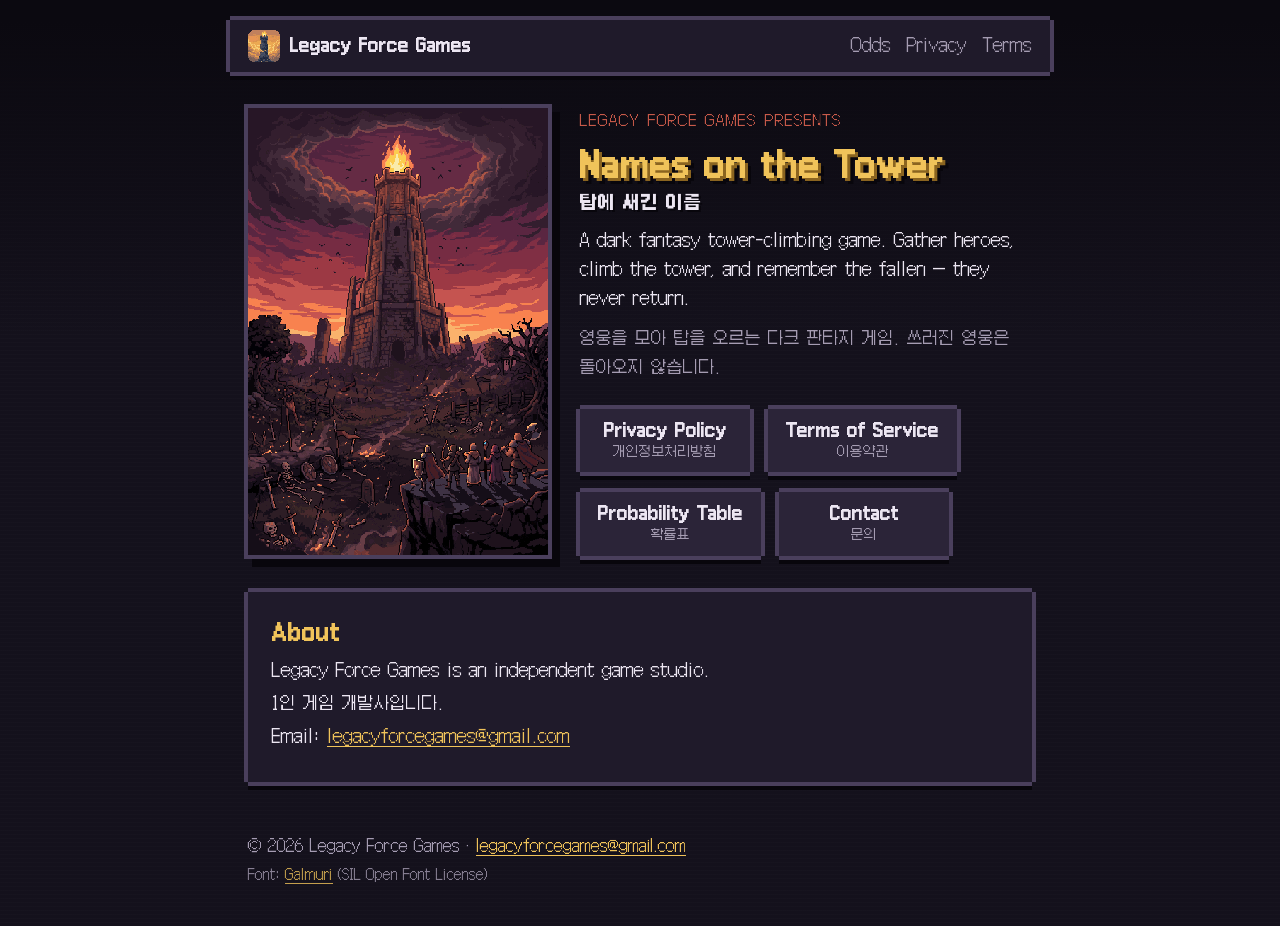
<file: index.html>
<!doctype html>
<html lang="en">
<head>
<meta charset="utf-8">
<meta name="viewport" content="width=device-width, initial-scale=1, viewport-fit=cover">
<title>Legacy Force Games</title>
<meta name="description" content="Legacy Force Games — independent game studio">
<link rel="icon" href="/assets/icon.png">
<link rel="stylesheet" href="/assets/site.css?v=2">
</head>
<body class="home">
<header class="top"><a class="brand" href="/"><img src="/assets/icon.png" alt="" width="32" height="32">Legacy Force Games</a>
<nav><a href="/names-on-the-tower/odds/">Odds</a><a href="/names-on-the-tower/privacy/">Privacy</a><a href="/names-on-the-tower/terms/">Terms</a></nav></header>
<main>
<section class="hero">
<img class="art" src="/assets/tower.png" alt="Heroes standing before the tower" width="424" height="632">
<div class="hero-text">
<p class="kicker">Legacy Force Games presents</p>
<h1>Names on the Tower<br><span>탑에 새긴 이름</span></h1>
<p>A dark fantasy tower-climbing game. Gather heroes, climb the tower, and remember the fallen — they never return.</p>
<p lang="ko">영웅을 모아 탑을 오르는 다크 판타지 게임. 쓰러진 영웅은 돌아오지 않습니다.</p>
<div class="actions">
<a class="btn big" href="/names-on-the-tower/privacy/">Privacy Policy<small>개인정보처리방침</small></a>
<a class="btn big" href="/names-on-the-tower/terms/">Terms of Service<small>이용약관</small></a>
<a class="btn big" href="/names-on-the-tower/odds/">Probability Table<small>확률표</small></a>
<a class="btn big" href="mailto:legacyforcegames@gmail.com">Contact<small>문의</small></a>
</div>
</div>
</section>
<section class="panel about">
<h2>About</h2>
<p>Legacy Force Games is an independent game studio.</p>
<p lang="ko">1인 게임 개발사입니다.</p>
<p>Email: <a href="mailto:legacyforcegames@gmail.com">legacyforcegames@gmail.com</a></p>
</section>
</main>
<footer><p>© 2026 Legacy Force Games · <a href="mailto:legacyforcegames@gmail.com">legacyforcegames@gmail.com</a></p>
<p class="fine">Font: <a href="https://github.com/quiple/galmuri">Galmuri</a> (SIL Open Font License)</p></footer>
</body>
</html>
</file>
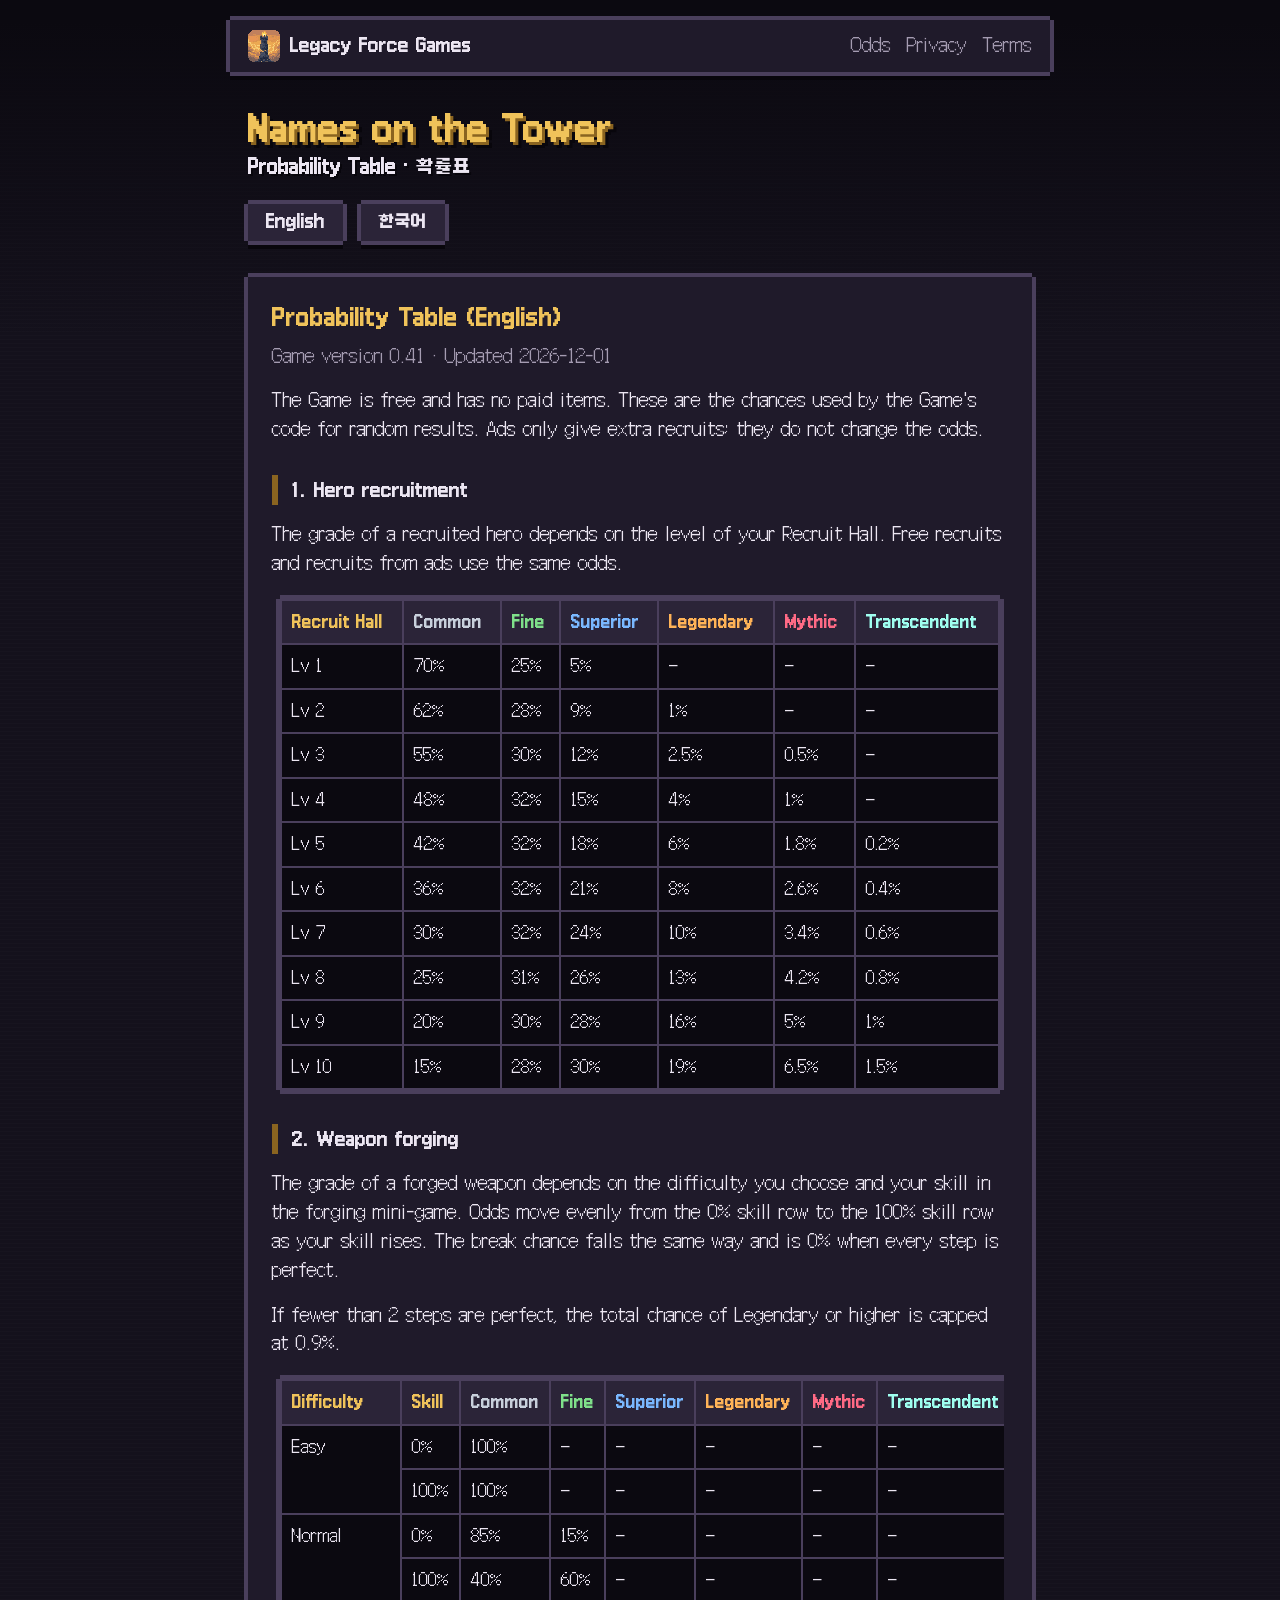
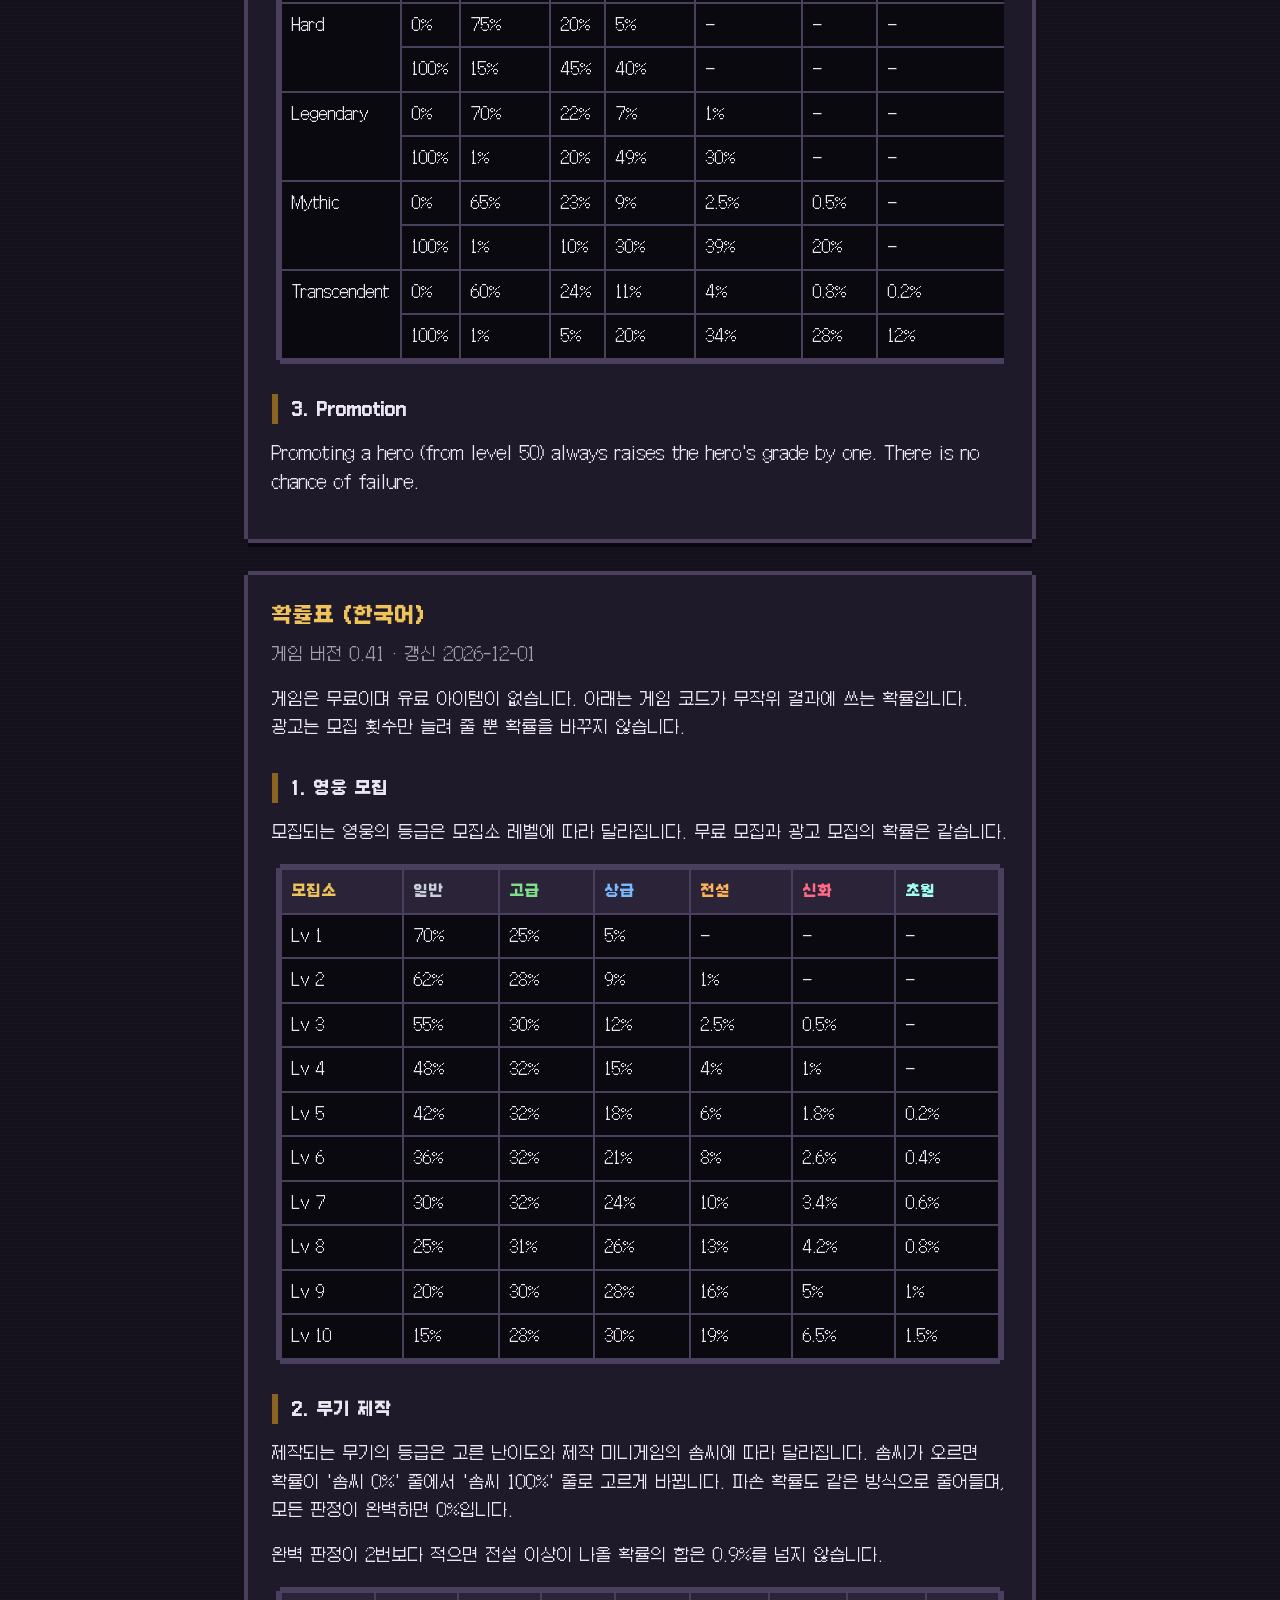
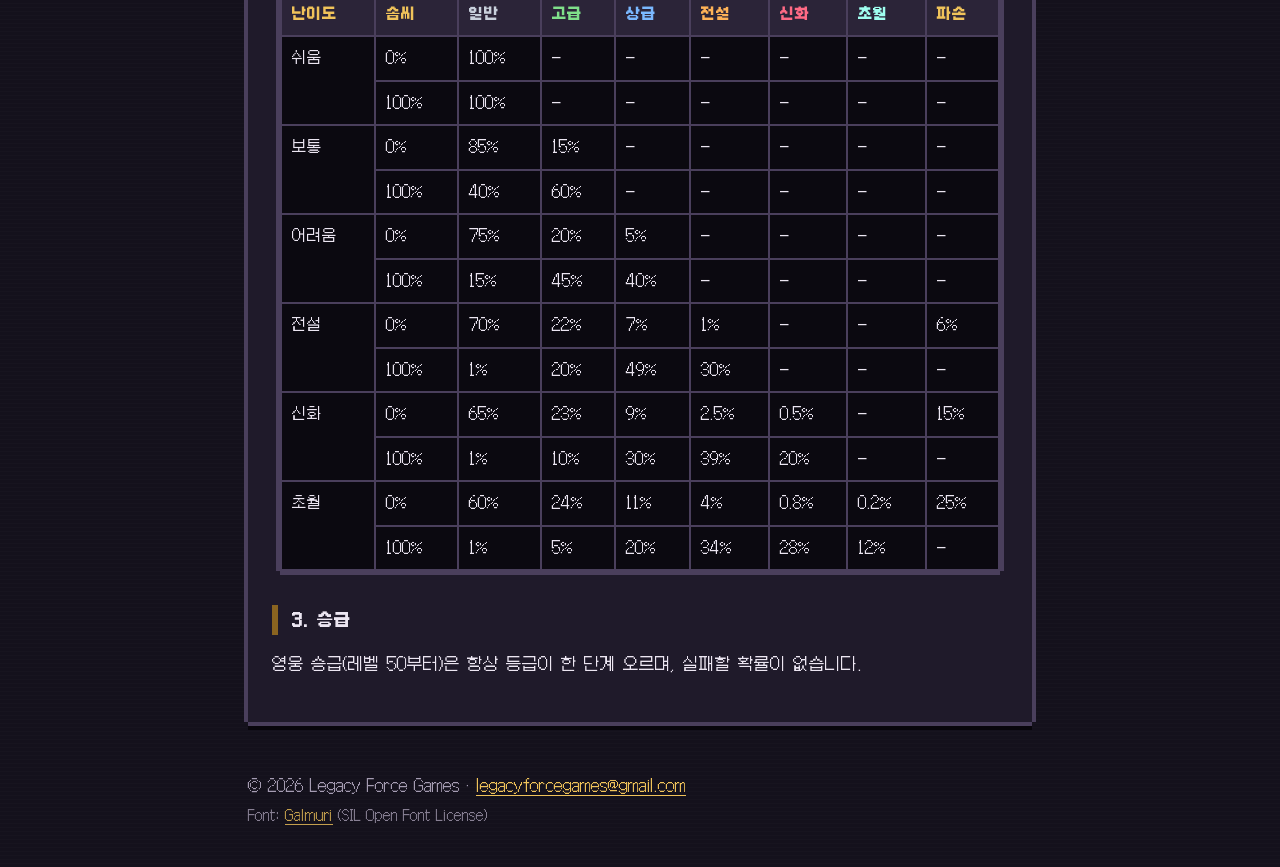
<file: names-on-the-tower/odds/index.html>
<!doctype html>
<html lang="en">
<head>
<meta charset="utf-8">
<meta name="viewport" content="width=device-width, initial-scale=1, viewport-fit=cover">
<title>Probability Table — Names on the Tower</title>
<meta name="description" content="Probability table for Names on the Tower">
<link rel="icon" href="/assets/icon.png">
<link rel="stylesheet" href="/assets/site.css?v=2">
</head>
<body class="odds">
<header class="top"><a class="brand" href="/"><img src="/assets/icon.png" alt="" width="32" height="32">Legacy Force Games</a>
<nav><a href="/names-on-the-tower/odds/">Odds</a><a href="/names-on-the-tower/privacy/">Privacy</a><a href="/names-on-the-tower/terms/">Terms</a></nav></header>
<main>
<h1>Names on the Tower<br><span>Probability Table · 확률표</span></h1>
<nav class="lang"><a class="btn" href="#en">English</a><a class="btn" href="#ko">한국어</a></nav>
<article id="en" lang="en" class="panel">
<h2>Probability Table (English)</h2>
<p class="meta">Game version 0.41 · Updated 2026-12-01</p>
<p>The Game is free and has no paid items. These are the chances used by the Game's code for random results. Ads only give extra recruits; they do not change the odds.</p>
<section><h3>1. Hero recruitment</h3>
<p>The grade of a recruited hero depends on the level of your Recruit Hall. Free recruits and recruits from ads use the same odds.</p>
<div class="table"><table><thead><tr><th>Recruit Hall</th><th style="color:#c8d0dc">Common</th><th style="color:#7fe08a">Fine</th><th style="color:#7ab8ff">Superior</th><th style="color:#ffb357">Legendary</th><th style="color:#ff6a85">Mythic</th><th style="color:#9ffff0">Transcendent</th></tr></thead><tbody><tr><td>Lv 1</td><td>70%</td><td>25%</td><td>5%</td><td>–</td><td>–</td><td>–</td></tr><tr><td>Lv 2</td><td>62%</td><td>28%</td><td>9%</td><td>1%</td><td>–</td><td>–</td></tr><tr><td>Lv 3</td><td>55%</td><td>30%</td><td>12%</td><td>2.5%</td><td>0.5%</td><td>–</td></tr><tr><td>Lv 4</td><td>48%</td><td>32%</td><td>15%</td><td>4%</td><td>1%</td><td>–</td></tr><tr><td>Lv 5</td><td>42%</td><td>32%</td><td>18%</td><td>6%</td><td>1.8%</td><td>0.2%</td></tr><tr><td>Lv 6</td><td>36%</td><td>32%</td><td>21%</td><td>8%</td><td>2.6%</td><td>0.4%</td></tr><tr><td>Lv 7</td><td>30%</td><td>32%</td><td>24%</td><td>10%</td><td>3.4%</td><td>0.6%</td></tr><tr><td>Lv 8</td><td>25%</td><td>31%</td><td>26%</td><td>13%</td><td>4.2%</td><td>0.8%</td></tr><tr><td>Lv 9</td><td>20%</td><td>30%</td><td>28%</td><td>16%</td><td>5%</td><td>1%</td></tr><tr><td>Lv 10</td><td>15%</td><td>28%</td><td>30%</td><td>19%</td><td>6.5%</td><td>1.5%</td></tr></tbody></table></div></section>
<section><h3>2. Weapon forging</h3>
<p>The grade of a forged weapon depends on the difficulty you choose and your skill in the forging mini-game. Odds move evenly from the 0% skill row to the 100% skill row as your skill rises. The break chance falls the same way and is 0% when every step is perfect.</p>
<p>If fewer than 2 steps are perfect, the total chance of Legendary or higher is capped at 0.9%.</p>
<div class="table"><table><thead><tr><th>Difficulty</th><th>Skill</th><th style="color:#c8d0dc">Common</th><th style="color:#7fe08a">Fine</th><th style="color:#7ab8ff">Superior</th><th style="color:#ffb357">Legendary</th><th style="color:#ff6a85">Mythic</th><th style="color:#9ffff0">Transcendent</th><th>Break</th></tr></thead><tbody><tr><td rowspan="2">Easy</td><td>0%</td><td>100%</td><td>–</td><td>–</td><td>–</td><td>–</td><td>–</td><td>–</td></tr><tr><td>100%</td><td>100%</td><td>–</td><td>–</td><td>–</td><td>–</td><td>–</td><td>–</td></tr><tr><td rowspan="2">Normal</td><td>0%</td><td>85%</td><td>15%</td><td>–</td><td>–</td><td>–</td><td>–</td><td>–</td></tr><tr><td>100%</td><td>40%</td><td>60%</td><td>–</td><td>–</td><td>–</td><td>–</td><td>–</td></tr><tr><td rowspan="2">Hard</td><td>0%</td><td>75%</td><td>20%</td><td>5%</td><td>–</td><td>–</td><td>–</td><td>–</td></tr><tr><td>100%</td><td>15%</td><td>45%</td><td>40%</td><td>–</td><td>–</td><td>–</td><td>–</td></tr><tr><td rowspan="2">Legendary</td><td>0%</td><td>70%</td><td>22%</td><td>7%</td><td>1%</td><td>–</td><td>–</td><td>6%</td></tr><tr><td>100%</td><td>1%</td><td>20%</td><td>49%</td><td>30%</td><td>–</td><td>–</td><td>–</td></tr><tr><td rowspan="2">Mythic</td><td>0%</td><td>65%</td><td>23%</td><td>9%</td><td>2.5%</td><td>0.5%</td><td>–</td><td>15%</td></tr><tr><td>100%</td><td>1%</td><td>10%</td><td>30%</td><td>39%</td><td>20%</td><td>–</td><td>–</td></tr><tr><td rowspan="2">Transcendent</td><td>0%</td><td>60%</td><td>24%</td><td>11%</td><td>4%</td><td>0.8%</td><td>0.2%</td><td>25%</td></tr><tr><td>100%</td><td>1%</td><td>5%</td><td>20%</td><td>34%</td><td>28%</td><td>12%</td><td>–</td></tr></tbody></table></div></section>
<section><h3>3. Promotion</h3>
<p>Promoting a hero (from level 50) always raises the hero's grade by one. There is no chance of failure.</p></section>
</article>
<article id="ko" lang="ko" class="panel">
<h2>확률표 (한국어)</h2>
<p class="meta">게임 버전 0.41 · 갱신 2026-12-01</p>
<p>게임은 무료이며 유료 아이템이 없습니다. 아래는 게임 코드가 무작위 결과에 쓰는 확률입니다. 광고는 모집 횟수만 늘려 줄 뿐 확률을 바꾸지 않습니다.</p>
<section><h3>1. 영웅 모집</h3>
<p>모집되는 영웅의 등급은 모집소 레벨에 따라 달라집니다. 무료 모집과 광고 모집의 확률은 같습니다.</p>
<div class="table"><table><thead><tr><th>모집소</th><th style="color:#c8d0dc">일반</th><th style="color:#7fe08a">고급</th><th style="color:#7ab8ff">상급</th><th style="color:#ffb357">전설</th><th style="color:#ff6a85">신화</th><th style="color:#9ffff0">초월</th></tr></thead><tbody><tr><td>Lv 1</td><td>70%</td><td>25%</td><td>5%</td><td>–</td><td>–</td><td>–</td></tr><tr><td>Lv 2</td><td>62%</td><td>28%</td><td>9%</td><td>1%</td><td>–</td><td>–</td></tr><tr><td>Lv 3</td><td>55%</td><td>30%</td><td>12%</td><td>2.5%</td><td>0.5%</td><td>–</td></tr><tr><td>Lv 4</td><td>48%</td><td>32%</td><td>15%</td><td>4%</td><td>1%</td><td>–</td></tr><tr><td>Lv 5</td><td>42%</td><td>32%</td><td>18%</td><td>6%</td><td>1.8%</td><td>0.2%</td></tr><tr><td>Lv 6</td><td>36%</td><td>32%</td><td>21%</td><td>8%</td><td>2.6%</td><td>0.4%</td></tr><tr><td>Lv 7</td><td>30%</td><td>32%</td><td>24%</td><td>10%</td><td>3.4%</td><td>0.6%</td></tr><tr><td>Lv 8</td><td>25%</td><td>31%</td><td>26%</td><td>13%</td><td>4.2%</td><td>0.8%</td></tr><tr><td>Lv 9</td><td>20%</td><td>30%</td><td>28%</td><td>16%</td><td>5%</td><td>1%</td></tr><tr><td>Lv 10</td><td>15%</td><td>28%</td><td>30%</td><td>19%</td><td>6.5%</td><td>1.5%</td></tr></tbody></table></div></section>
<section><h3>2. 무기 제작</h3>
<p>제작되는 무기의 등급은 고른 난이도와 제작 미니게임의 솜씨에 따라 달라집니다. 솜씨가 오르면 확률이 '솜씨 0%' 줄에서 '솜씨 100%' 줄로 고르게 바뀝니다. 파손 확률도 같은 방식으로 줄어들며, 모든 판정이 완벽하면 0%입니다.</p>
<p>완벽 판정이 2번보다 적으면 전설 이상이 나올 확률의 합은 0.9%를 넘지 않습니다.</p>
<div class="table"><table><thead><tr><th>난이도</th><th>솜씨</th><th style="color:#c8d0dc">일반</th><th style="color:#7fe08a">고급</th><th style="color:#7ab8ff">상급</th><th style="color:#ffb357">전설</th><th style="color:#ff6a85">신화</th><th style="color:#9ffff0">초월</th><th>파손</th></tr></thead><tbody><tr><td rowspan="2">쉬움</td><td>0%</td><td>100%</td><td>–</td><td>–</td><td>–</td><td>–</td><td>–</td><td>–</td></tr><tr><td>100%</td><td>100%</td><td>–</td><td>–</td><td>–</td><td>–</td><td>–</td><td>–</td></tr><tr><td rowspan="2">보통</td><td>0%</td><td>85%</td><td>15%</td><td>–</td><td>–</td><td>–</td><td>–</td><td>–</td></tr><tr><td>100%</td><td>40%</td><td>60%</td><td>–</td><td>–</td><td>–</td><td>–</td><td>–</td></tr><tr><td rowspan="2">어려움</td><td>0%</td><td>75%</td><td>20%</td><td>5%</td><td>–</td><td>–</td><td>–</td><td>–</td></tr><tr><td>100%</td><td>15%</td><td>45%</td><td>40%</td><td>–</td><td>–</td><td>–</td><td>–</td></tr><tr><td rowspan="2">전설</td><td>0%</td><td>70%</td><td>22%</td><td>7%</td><td>1%</td><td>–</td><td>–</td><td>6%</td></tr><tr><td>100%</td><td>1%</td><td>20%</td><td>49%</td><td>30%</td><td>–</td><td>–</td><td>–</td></tr><tr><td rowspan="2">신화</td><td>0%</td><td>65%</td><td>23%</td><td>9%</td><td>2.5%</td><td>0.5%</td><td>–</td><td>15%</td></tr><tr><td>100%</td><td>1%</td><td>10%</td><td>30%</td><td>39%</td><td>20%</td><td>–</td><td>–</td></tr><tr><td rowspan="2">초월</td><td>0%</td><td>60%</td><td>24%</td><td>11%</td><td>4%</td><td>0.8%</td><td>0.2%</td><td>25%</td></tr><tr><td>100%</td><td>1%</td><td>5%</td><td>20%</td><td>34%</td><td>28%</td><td>12%</td><td>–</td></tr></tbody></table></div></section>
<section><h3>3. 승급</h3>
<p>영웅 승급(레벨 50부터)은 항상 등급이 한 단계 오르며, 실패할 확률이 없습니다.</p></section>
</article>
</main>
<footer><p>© 2026 Legacy Force Games · <a href="mailto:legacyforcegames@gmail.com">legacyforcegames@gmail.com</a></p>
<p class="fine">Font: <a href="https://github.com/quiple/galmuri">Galmuri</a> (SIL Open Font License)</p></footer>
</body>
</html>
</file>
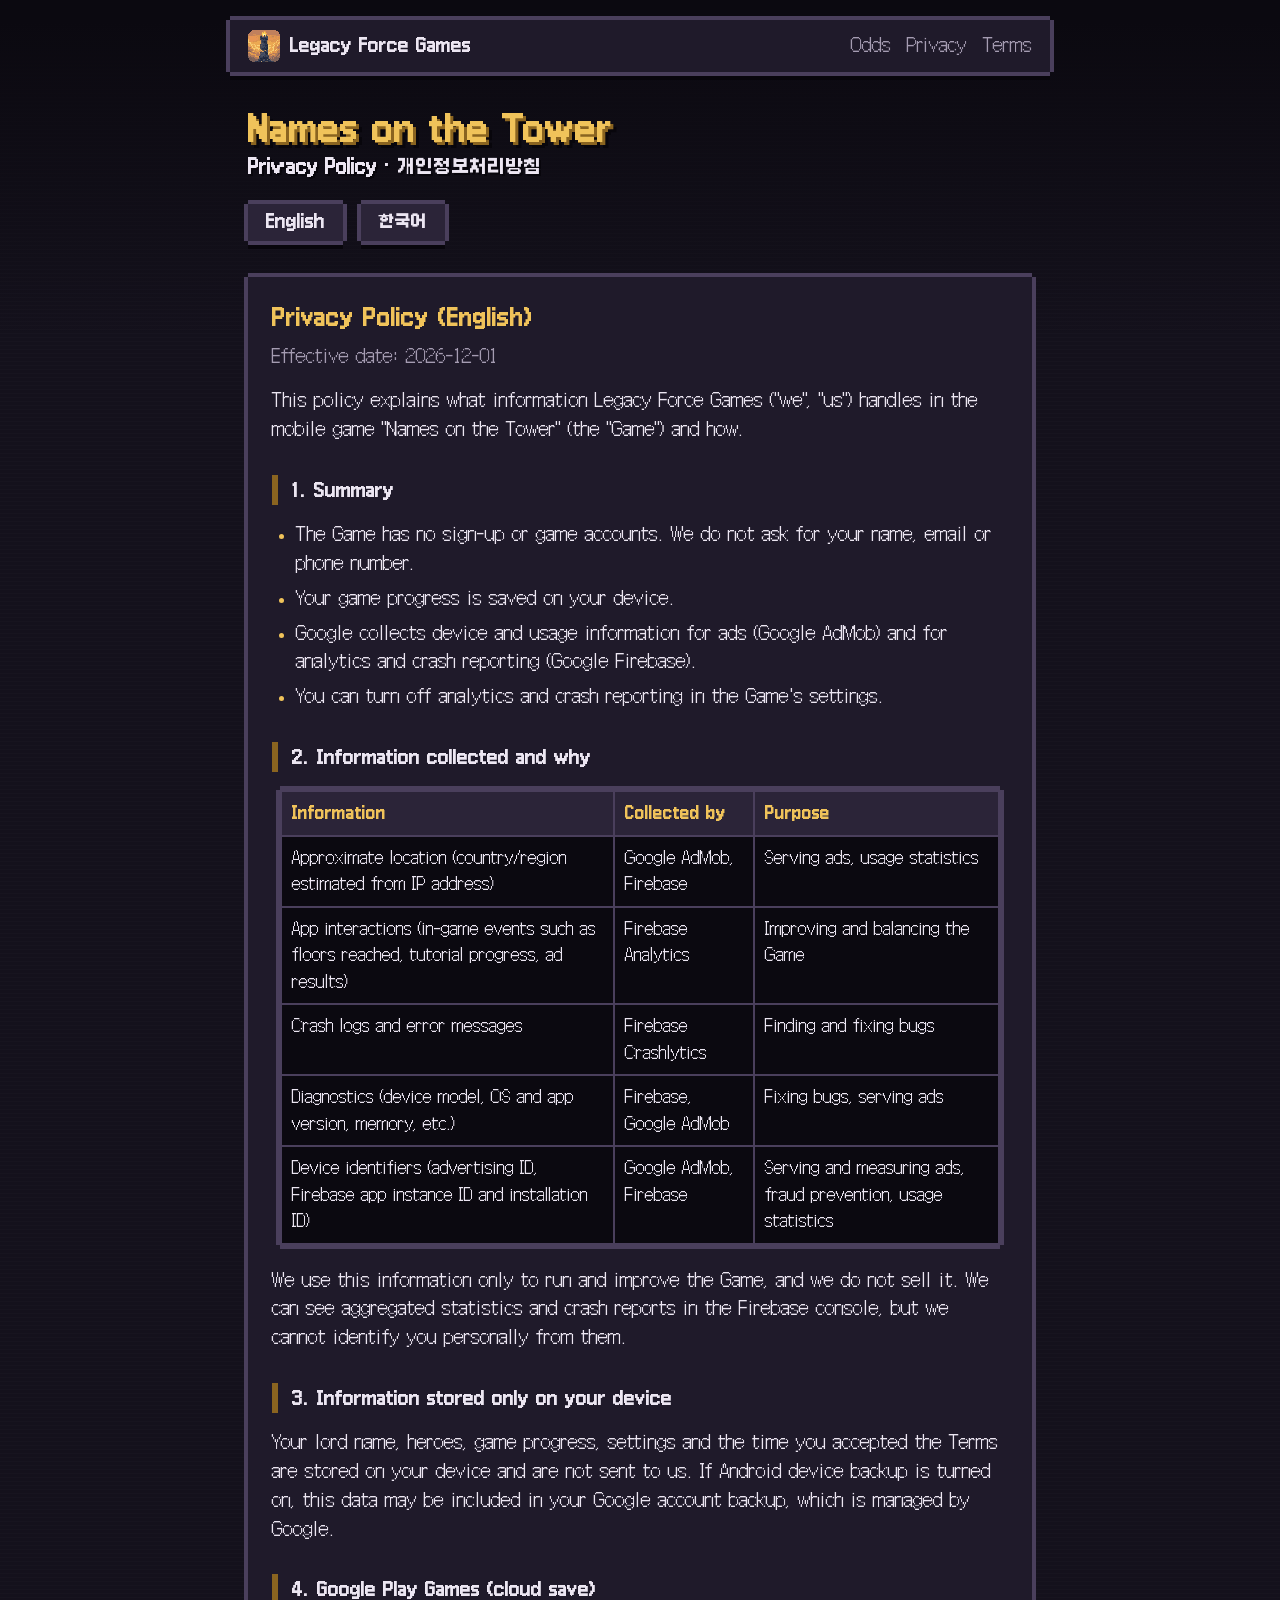
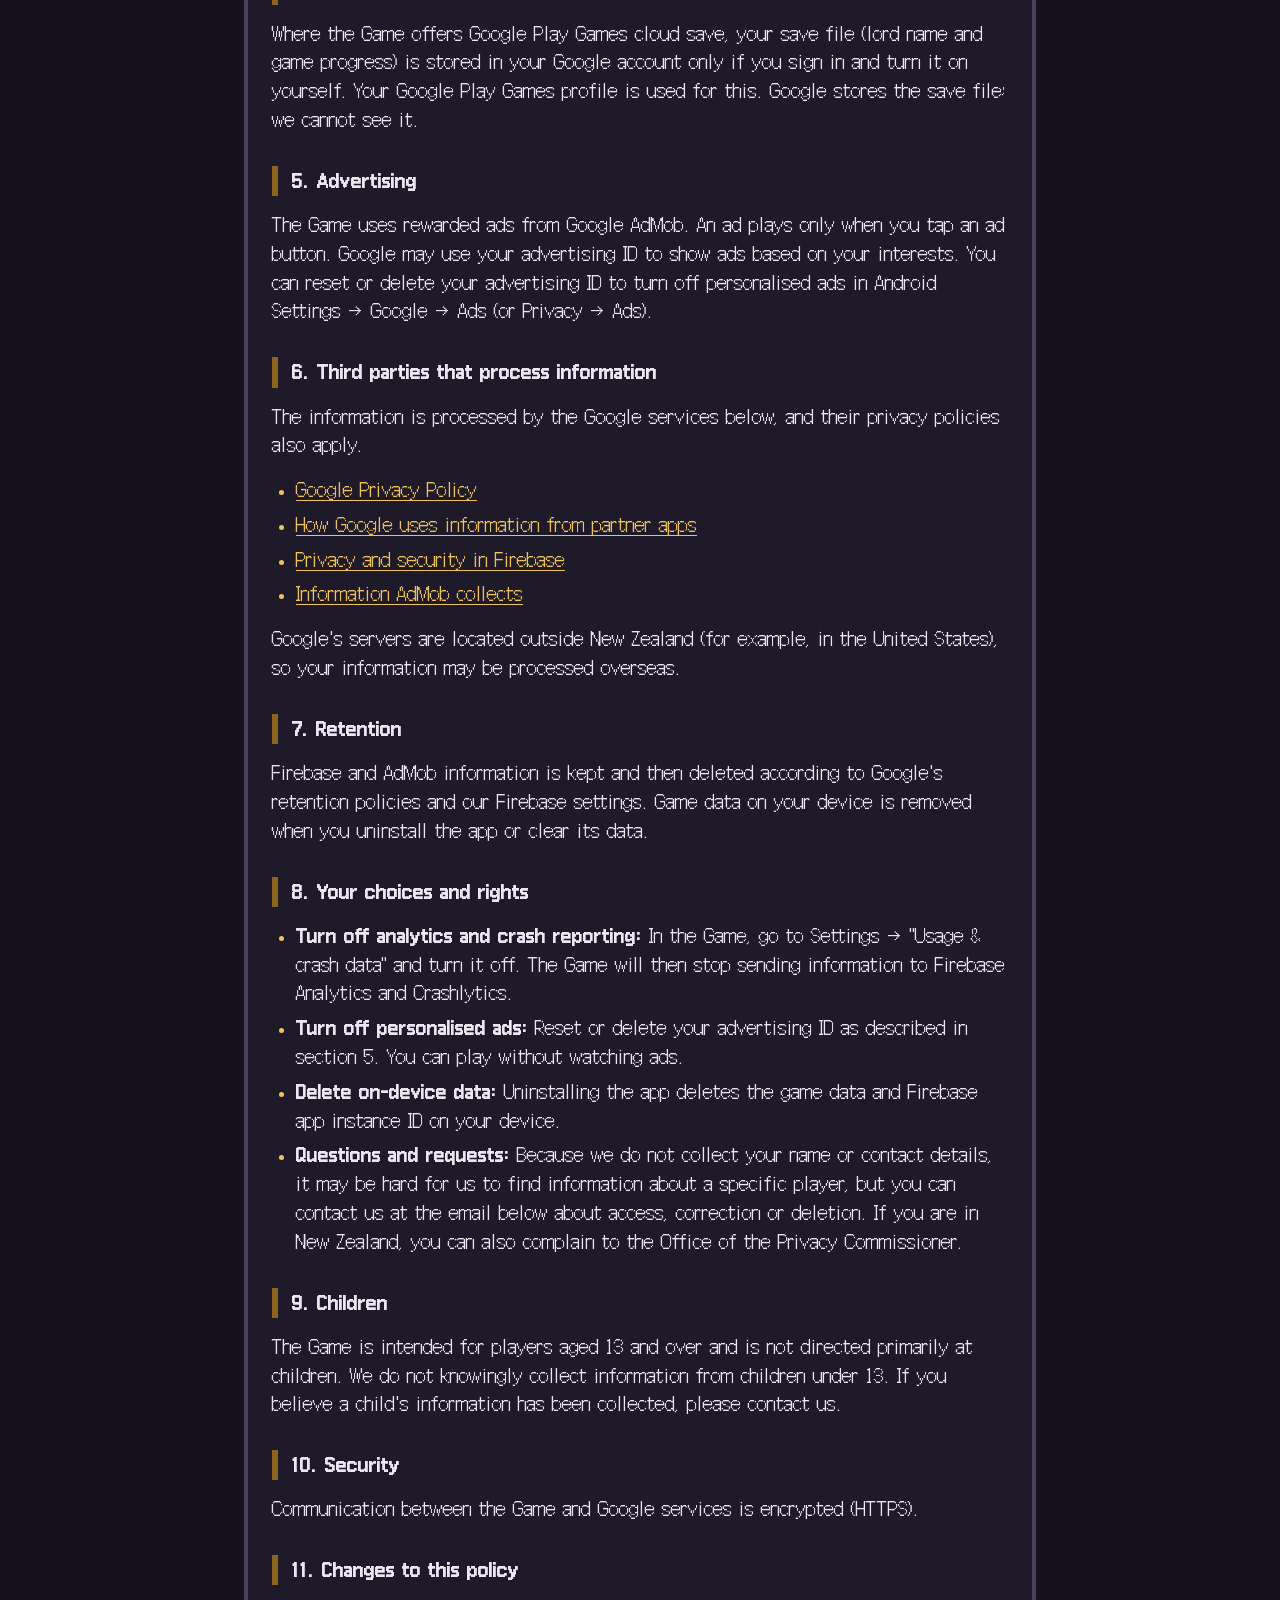
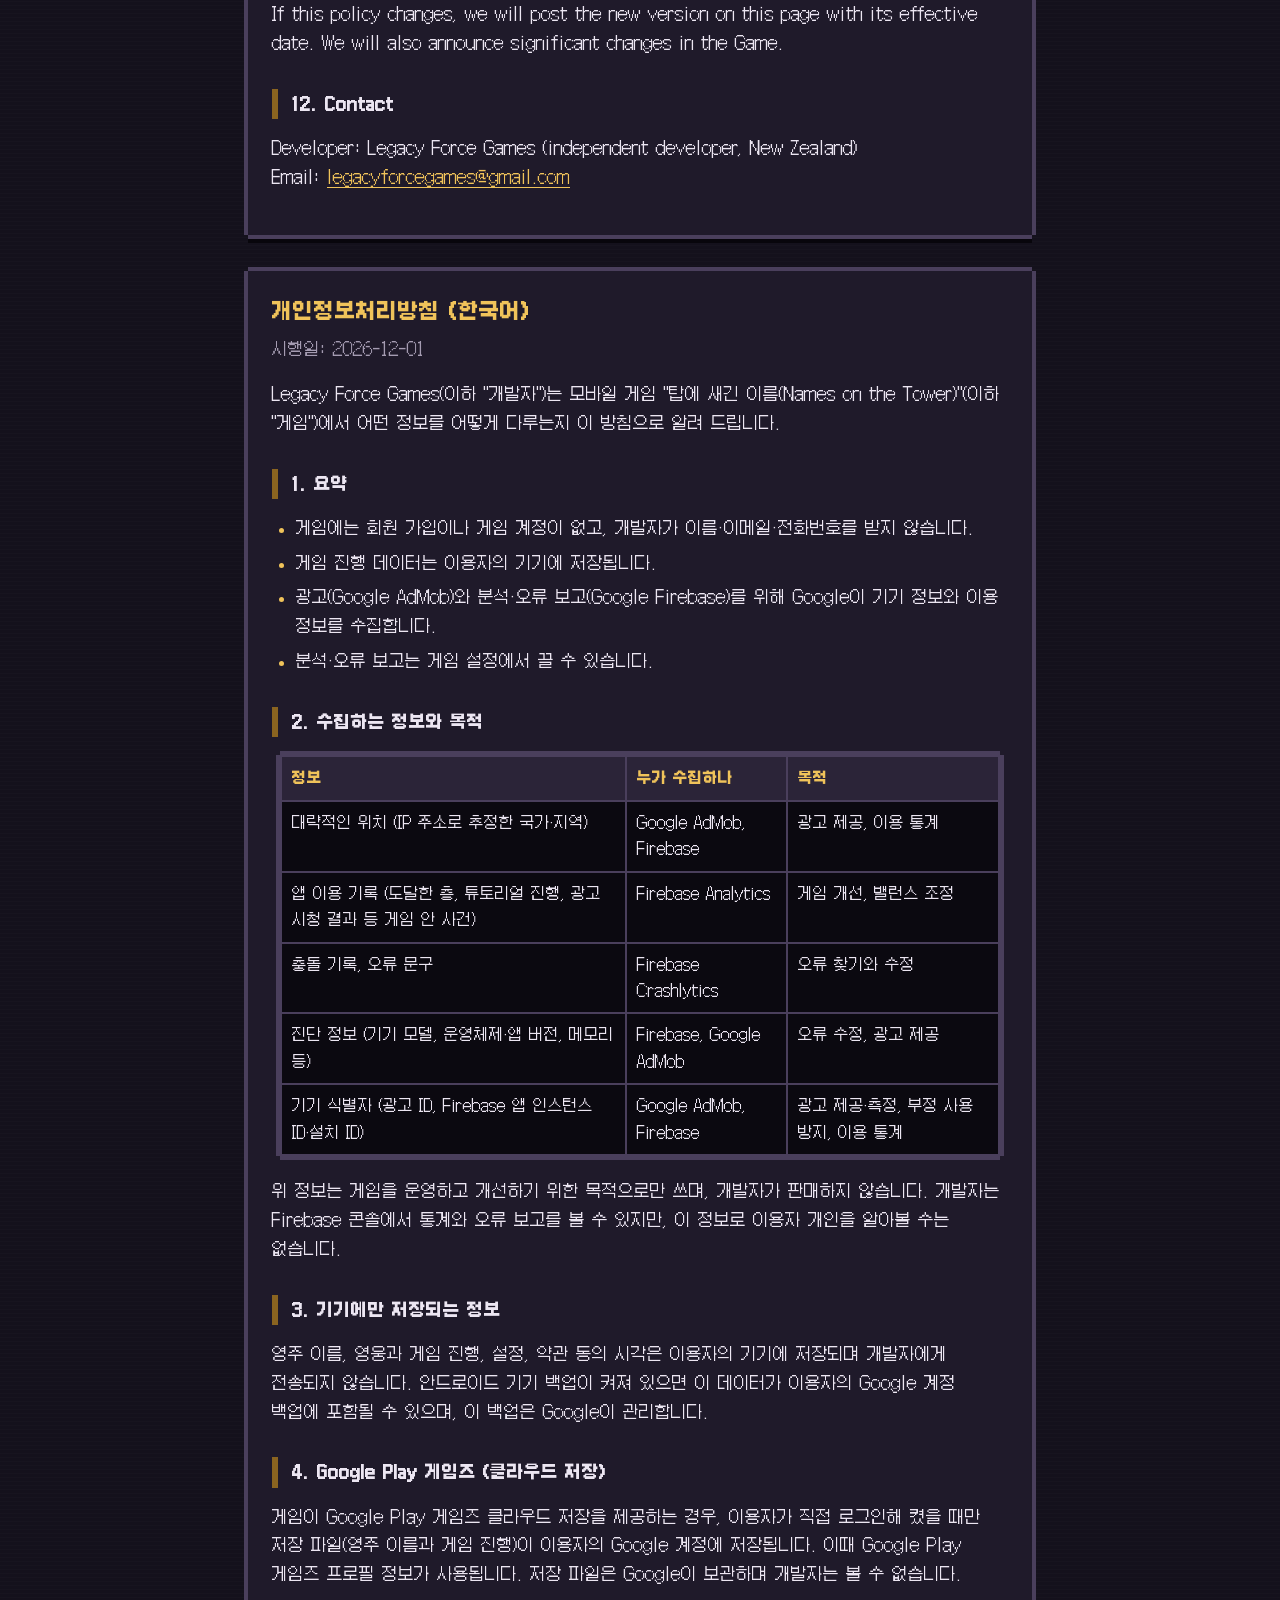
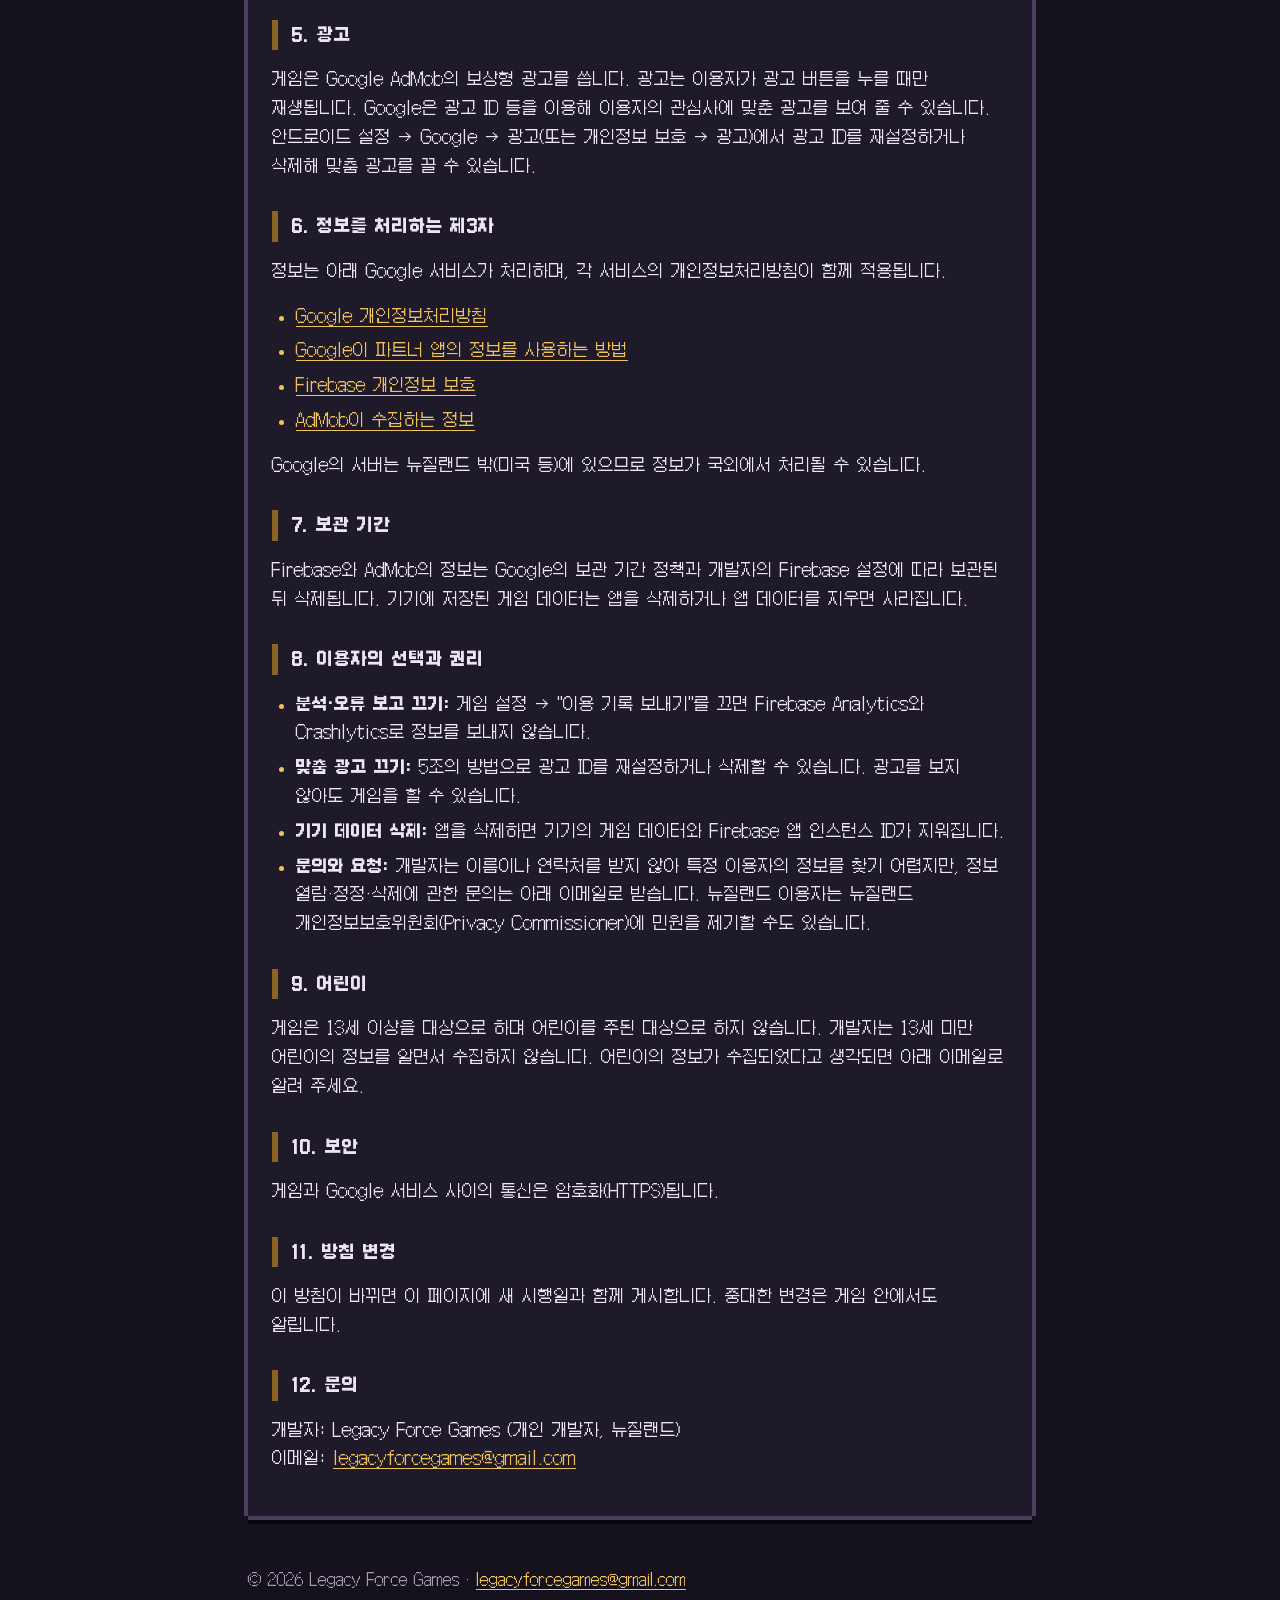
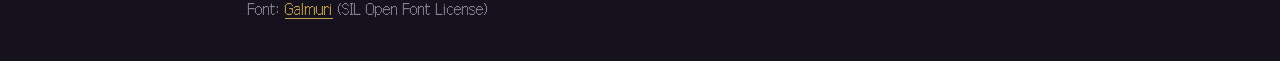
<file: names-on-the-tower/privacy/index.html>
<!doctype html>
<html lang="en">
<head>
<meta charset="utf-8">
<meta name="viewport" content="width=device-width, initial-scale=1, viewport-fit=cover">
<title>Privacy Policy — Names on the Tower</title>
<meta name="description" content="Privacy Policy for Names on the Tower">
<link rel="icon" href="/assets/icon.png">
<link rel="stylesheet" href="/assets/site.css?v=2">
</head>
<body class="privacy">
<header class="top"><a class="brand" href="/"><img src="/assets/icon.png" alt="" width="32" height="32">Legacy Force Games</a>
<nav><a href="/names-on-the-tower/odds/">Odds</a><a href="/names-on-the-tower/privacy/">Privacy</a><a href="/names-on-the-tower/terms/">Terms</a></nav></header>
<main>
<h1>Names on the Tower<br><span>Privacy Policy · 개인정보처리방침</span></h1>
<nav class="lang"><a class="btn" href="#en">English</a><a class="btn" href="#ko">한국어</a></nav>
<article id="en" lang="en" class="panel">
<h2>Privacy Policy (English)</h2>
<p class="meta">Effective date: 2026-12-01</p>
<p>This policy explains what information Legacy Force Games ("we", "us") handles in the mobile game "Names on the Tower" (the "Game") and how.</p>

<section id="e1"><h3>1. Summary</h3>
<ul>
<li>The Game has no sign-up or game accounts. We do not ask for your name, email or phone number.</li>
<li>Your game progress is saved on your device.</li>
<li>Google collects device and usage information for ads (Google AdMob) and for analytics and crash reporting (Google Firebase).</li>
<li>You can turn off analytics and crash reporting in the Game's settings.</li>
</ul></section>

<section id="e2"><h3>2. Information collected and why</h3>
<div class="table"><table>
<thead><tr><th>Information</th><th>Collected by</th><th>Purpose</th></tr></thead>
<tbody>
<tr><td>Approximate location (country/region estimated from IP address)</td><td>Google AdMob, Firebase</td><td>Serving ads, usage statistics</td></tr>
<tr><td>App interactions (in-game events such as floors reached, tutorial progress, ad results)</td><td>Firebase Analytics</td><td>Improving and balancing the Game</td></tr>
<tr><td>Crash logs and error messages</td><td>Firebase Crashlytics</td><td>Finding and fixing bugs</td></tr>
<tr><td>Diagnostics (device model, OS and app version, memory, etc.)</td><td>Firebase, Google AdMob</td><td>Fixing bugs, serving ads</td></tr>
<tr><td>Device identifiers (advertising ID, Firebase app instance ID and installation ID)</td><td>Google AdMob, Firebase</td><td>Serving and measuring ads, fraud prevention, usage statistics</td></tr>
</tbody></table></div>
<p>We use this information only to run and improve the Game, and we do not sell it. We can see aggregated statistics and crash reports in the Firebase console, but we cannot identify you personally from them.</p>
</section>

<section id="e3"><h3>3. Information stored only on your device</h3>
<p>Your lord name, heroes, game progress, settings and the time you accepted the Terms are stored on your device and are not sent to us. If Android device backup is turned on, this data may be included in your Google account backup, which is managed by Google.</p></section>

<section id="e4"><h3>4. Google Play Games (cloud save)</h3>
<p>Where the Game offers Google Play Games cloud save, your save file (lord name and game progress) is stored in your Google account only if you sign in and turn it on yourself. Your Google Play Games profile is used for this. Google stores the save file; we cannot see it.</p></section>

<section id="e5"><h3>5. Advertising</h3>
<p>The Game uses rewarded ads from Google AdMob. An ad plays only when you tap an ad button. Google may use your advertising ID to show ads based on your interests. You can reset or delete your advertising ID to turn off personalised ads in Android Settings → Google → Ads (or Privacy → Ads).</p></section>

<section id="e6"><h3>6. Third parties that process information</h3>
<p>The information is processed by the Google services below, and their privacy policies also apply.</p>
<ul>
<li><a href="https://policies.google.com/privacy">Google Privacy Policy</a></li>
<li><a href="https://policies.google.com/technologies/partner-sites">How Google uses information from partner apps</a></li>
<li><a href="https://firebase.google.com/support/privacy">Privacy and security in Firebase</a></li>
<li><a href="https://support.google.com/admob/answer/6128543">Information AdMob collects</a></li>
</ul>
<p>Google's servers are located outside New Zealand (for example, in the United States), so your information may be processed overseas.</p></section>

<section id="e7"><h3>7. Retention</h3>
<p>Firebase and AdMob information is kept and then deleted according to Google's retention policies and our Firebase settings. Game data on your device is removed when you uninstall the app or clear its data.</p></section>

<section id="e8"><h3>8. Your choices and rights</h3>
<ul>
<li><strong>Turn off analytics and crash reporting:</strong> In the Game, go to Settings → "Usage &amp; crash data" and turn it off. The Game will then stop sending information to Firebase Analytics and Crashlytics.</li>
<li><strong>Turn off personalised ads:</strong> Reset or delete your advertising ID as described in section 5. You can play without watching ads.</li>
<li><strong>Delete on-device data:</strong> Uninstalling the app deletes the game data and Firebase app instance ID on your device.</li>
<li><strong>Questions and requests:</strong> Because we do not collect your name or contact details, it may be hard for us to find information about a specific player, but you can contact us at the email below about access, correction or deletion. If you are in New Zealand, you can also complain to the Office of the Privacy Commissioner.</li>
</ul></section>

<section id="e9"><h3>9. Children</h3>
<p>The Game is intended for players aged 13 and over and is not directed primarily at children. We do not knowingly collect information from children under 13. If you believe a child's information has been collected, please contact us.</p></section>

<section id="e10"><h3>10. Security</h3>
<p>Communication between the Game and Google services is encrypted (HTTPS).</p></section>

<section id="e11"><h3>11. Changes to this policy</h3>
<p>If this policy changes, we will post the new version on this page with its effective date. We will also announce significant changes in the Game.</p></section>

<section id="e12"><h3>12. Contact</h3>
<p>Developer: Legacy Force Games (independent developer, New Zealand)<br>Email: <a href="mailto:legacyforcegames@gmail.com">legacyforcegames@gmail.com</a></p></section>

</article>
<article id="ko" lang="ko" class="panel">
<h2>개인정보처리방침 (한국어)</h2>
<p class="meta">시행일: 2026-12-01</p>
<p>Legacy Force Games(이하 "개발자")는 모바일 게임 "탑에 새긴 이름(Names on the Tower)"(이하 "게임")에서 어떤 정보를 어떻게 다루는지 이 방침으로 알려 드립니다.</p>

<section id="p1"><h3>1. 요약</h3>
<ul>
<li>게임에는 회원 가입이나 게임 계정이 없고, 개발자가 이름·이메일·전화번호를 받지 않습니다.</li>
<li>게임 진행 데이터는 이용자의 기기에 저장됩니다.</li>
<li>광고(Google AdMob)와 분석·오류 보고(Google Firebase)를 위해 Google이 기기 정보와 이용 정보를 수집합니다.</li>
<li>분석·오류 보고는 게임 설정에서 끌 수 있습니다.</li>
</ul></section>

<section id="p2"><h3>2. 수집하는 정보와 목적</h3>
<div class="table"><table>
<thead><tr><th>정보</th><th>누가 수집하나</th><th>목적</th></tr></thead>
<tbody>
<tr><td>대략적인 위치 (IP 주소로 추정한 국가·지역)</td><td>Google AdMob, Firebase</td><td>광고 제공, 이용 통계</td></tr>
<tr><td>앱 이용 기록 (도달한 층, 튜토리얼 진행, 광고 시청 결과 등 게임 안 사건)</td><td>Firebase Analytics</td><td>게임 개선, 밸런스 조정</td></tr>
<tr><td>충돌 기록, 오류 문구</td><td>Firebase Crashlytics</td><td>오류 찾기와 수정</td></tr>
<tr><td>진단 정보 (기기 모델, 운영체제·앱 버전, 메모리 등)</td><td>Firebase, Google AdMob</td><td>오류 수정, 광고 제공</td></tr>
<tr><td>기기 식별자 (광고 ID, Firebase 앱 인스턴스 ID·설치 ID)</td><td>Google AdMob, Firebase</td><td>광고 제공·측정, 부정 사용 방지, 이용 통계</td></tr>
</tbody></table></div>
<p>위 정보는 게임을 운영하고 개선하기 위한 목적으로만 쓰며, 개발자가 판매하지 않습니다. 개발자는 Firebase 콘솔에서 통계와 오류 보고를 볼 수 있지만, 이 정보로 이용자 개인을 알아볼 수는 없습니다.</p>
</section>

<section id="p3"><h3>3. 기기에만 저장되는 정보</h3>
<p>영주 이름, 영웅과 게임 진행, 설정, 약관 동의 시각은 이용자의 기기에 저장되며 개발자에게 전송되지 않습니다. 안드로이드 기기 백업이 켜져 있으면 이 데이터가 이용자의 Google 계정 백업에 포함될 수 있으며, 이 백업은 Google이 관리합니다.</p></section>

<section id="p4"><h3>4. Google Play 게임즈 (클라우드 저장)</h3>
<p>게임이 Google Play 게임즈 클라우드 저장을 제공하는 경우, 이용자가 직접 로그인해 켰을 때만 저장 파일(영주 이름과 게임 진행)이 이용자의 Google 계정에 저장됩니다. 이때 Google Play 게임즈 프로필 정보가 사용됩니다. 저장 파일은 Google이 보관하며 개발자는 볼 수 없습니다.</p></section>

<section id="p5"><h3>5. 광고</h3>
<p>게임은 Google AdMob의 보상형 광고를 씁니다. 광고는 이용자가 광고 버튼을 누를 때만 재생됩니다. Google은 광고 ID 등을 이용해 이용자의 관심사에 맞춘 광고를 보여 줄 수 있습니다. 안드로이드 설정 → Google → 광고(또는 개인정보 보호 → 광고)에서 광고 ID를 재설정하거나 삭제해 맞춤 광고를 끌 수 있습니다.</p></section>

<section id="p6"><h3>6. 정보를 처리하는 제3자</h3>
<p>정보는 아래 Google 서비스가 처리하며, 각 서비스의 개인정보처리방침이 함께 적용됩니다.</p>
<ul>
<li><a href="https://policies.google.com/privacy">Google 개인정보처리방침</a></li>
<li><a href="https://policies.google.com/technologies/partner-sites">Google이 파트너 앱의 정보를 사용하는 방법</a></li>
<li><a href="https://firebase.google.com/support/privacy">Firebase 개인정보 보호</a></li>
<li><a href="https://support.google.com/admob/answer/6128543">AdMob이 수집하는 정보</a></li>
</ul>
<p>Google의 서버는 뉴질랜드 밖(미국 등)에 있으므로 정보가 국외에서 처리될 수 있습니다.</p></section>

<section id="p7"><h3>7. 보관 기간</h3>
<p>Firebase와 AdMob의 정보는 Google의 보관 기간 정책과 개발자의 Firebase 설정에 따라 보관된 뒤 삭제됩니다. 기기에 저장된 게임 데이터는 앱을 삭제하거나 앱 데이터를 지우면 사라집니다.</p></section>

<section id="p8"><h3>8. 이용자의 선택과 권리</h3>
<ul>
<li><strong>분석·오류 보고 끄기:</strong> 게임 설정 → "이용 기록 보내기"를 끄면 Firebase Analytics와 Crashlytics로 정보를 보내지 않습니다.</li>
<li><strong>맞춤 광고 끄기:</strong> 5조의 방법으로 광고 ID를 재설정하거나 삭제할 수 있습니다. 광고를 보지 않아도 게임을 할 수 있습니다.</li>
<li><strong>기기 데이터 삭제:</strong> 앱을 삭제하면 기기의 게임 데이터와 Firebase 앱 인스턴스 ID가 지워집니다.</li>
<li><strong>문의와 요청:</strong> 개발자는 이름이나 연락처를 받지 않아 특정 이용자의 정보를 찾기 어렵지만, 정보 열람·정정·삭제에 관한 문의는 아래 이메일로 받습니다. 뉴질랜드 이용자는 뉴질랜드 개인정보보호위원회(Privacy Commissioner)에 민원을 제기할 수도 있습니다.</li>
</ul></section>

<section id="p9"><h3>9. 어린이</h3>
<p>게임은 13세 이상을 대상으로 하며 어린이를 주된 대상으로 하지 않습니다. 개발자는 13세 미만 어린이의 정보를 알면서 수집하지 않습니다. 어린이의 정보가 수집되었다고 생각되면 아래 이메일로 알려 주세요.</p></section>

<section id="p10"><h3>10. 보안</h3>
<p>게임과 Google 서비스 사이의 통신은 암호화(HTTPS)됩니다.</p></section>

<section id="p11"><h3>11. 방침 변경</h3>
<p>이 방침이 바뀌면 이 페이지에 새 시행일과 함께 게시합니다. 중대한 변경은 게임 안에서도 알립니다.</p></section>

<section id="p12"><h3>12. 문의</h3>
<p>개발자: Legacy Force Games (개인 개발자, 뉴질랜드)<br>이메일: <a href="mailto:legacyforcegames@gmail.com">legacyforcegames@gmail.com</a></p></section>

</article>
</main>
<footer><p>© 2026 Legacy Force Games · <a href="mailto:legacyforcegames@gmail.com">legacyforcegames@gmail.com</a></p>
<p class="fine">Font: <a href="https://github.com/quiple/galmuri">Galmuri</a> (SIL Open Font License)</p></footer>
</body>
</html>
</file>
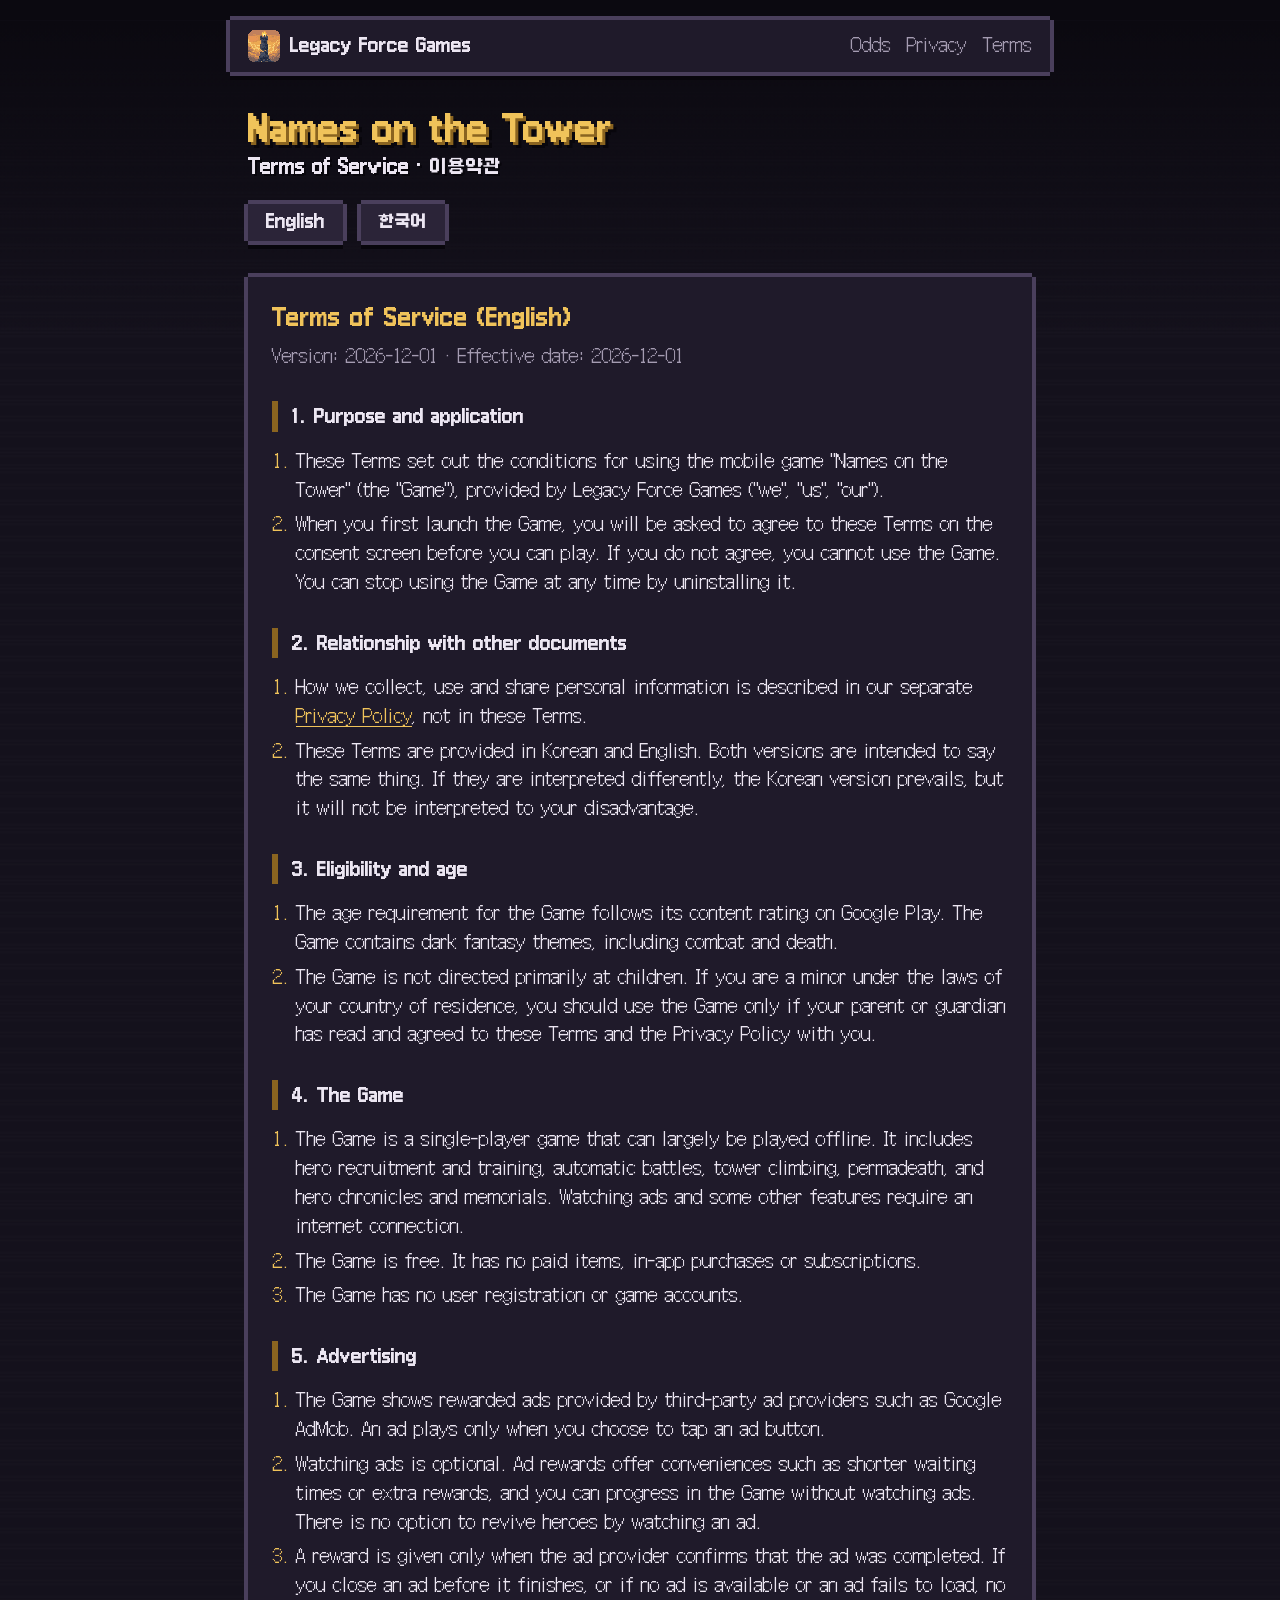
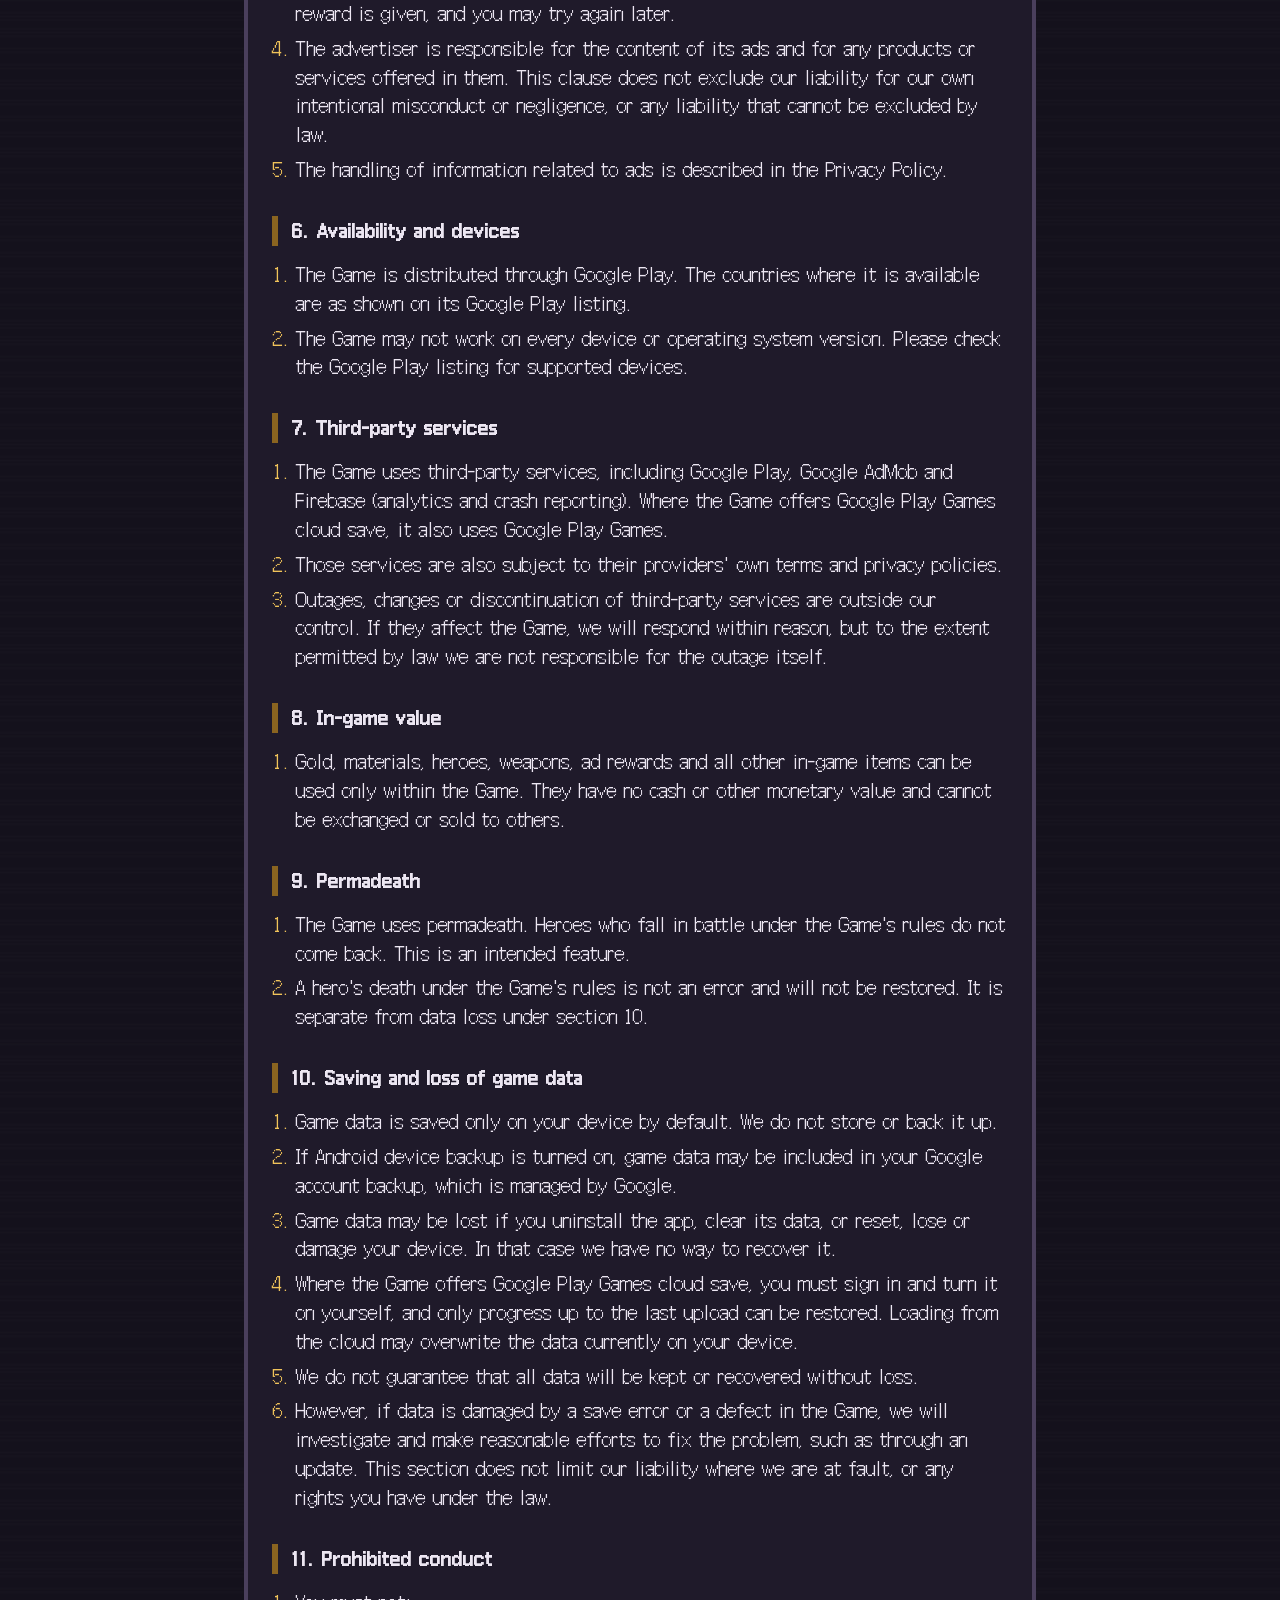
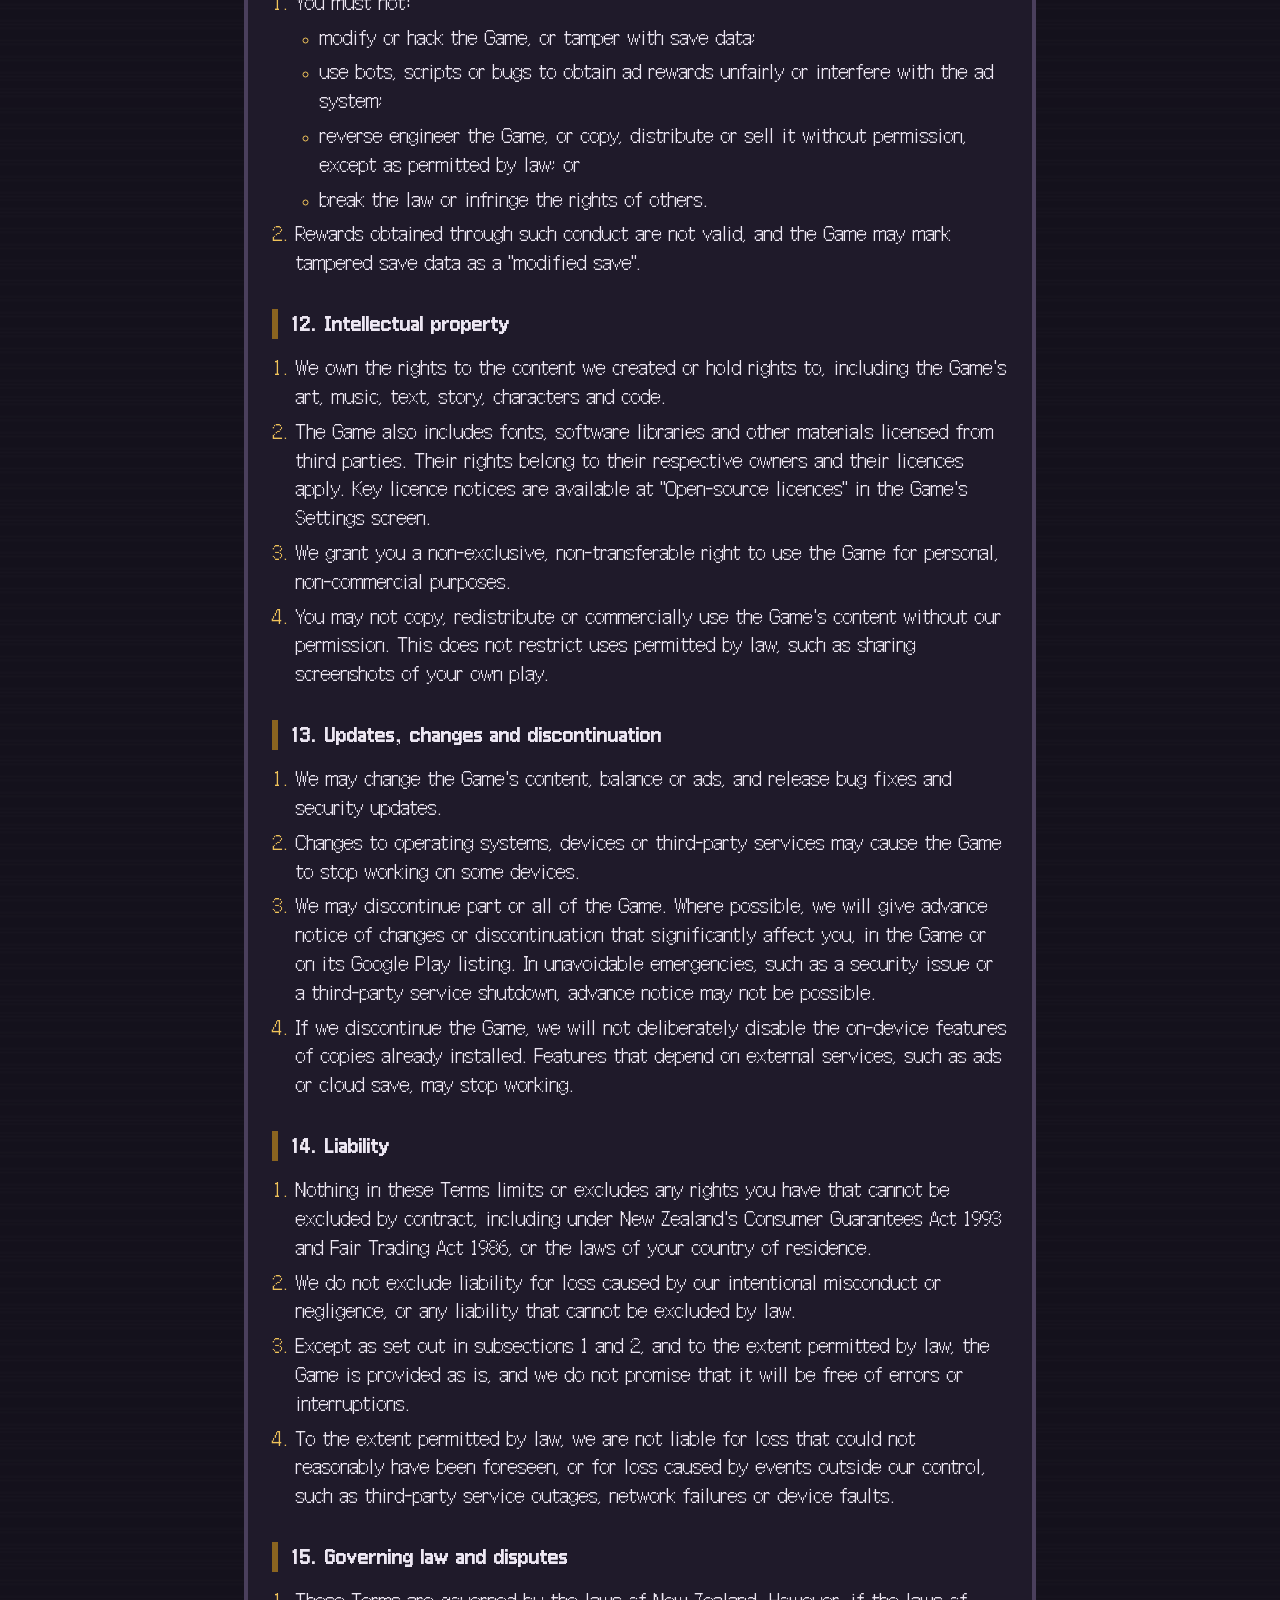
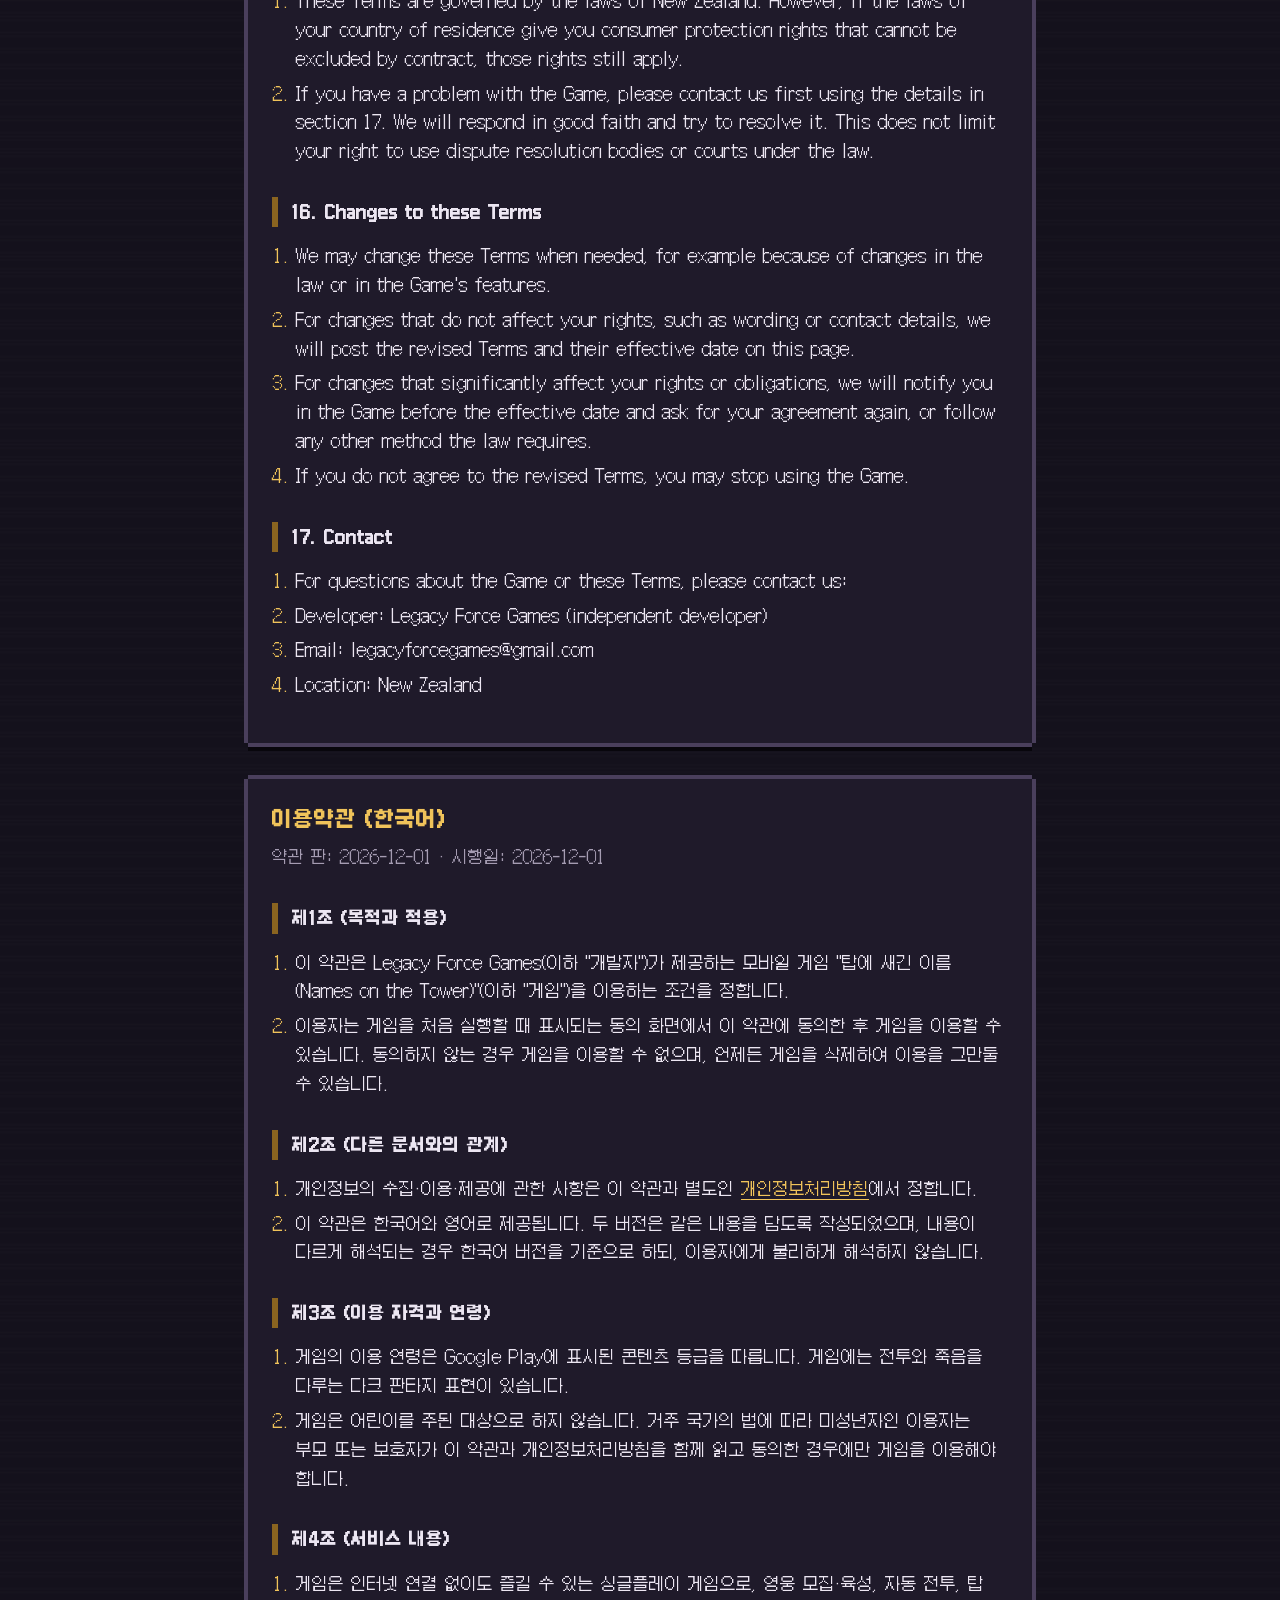
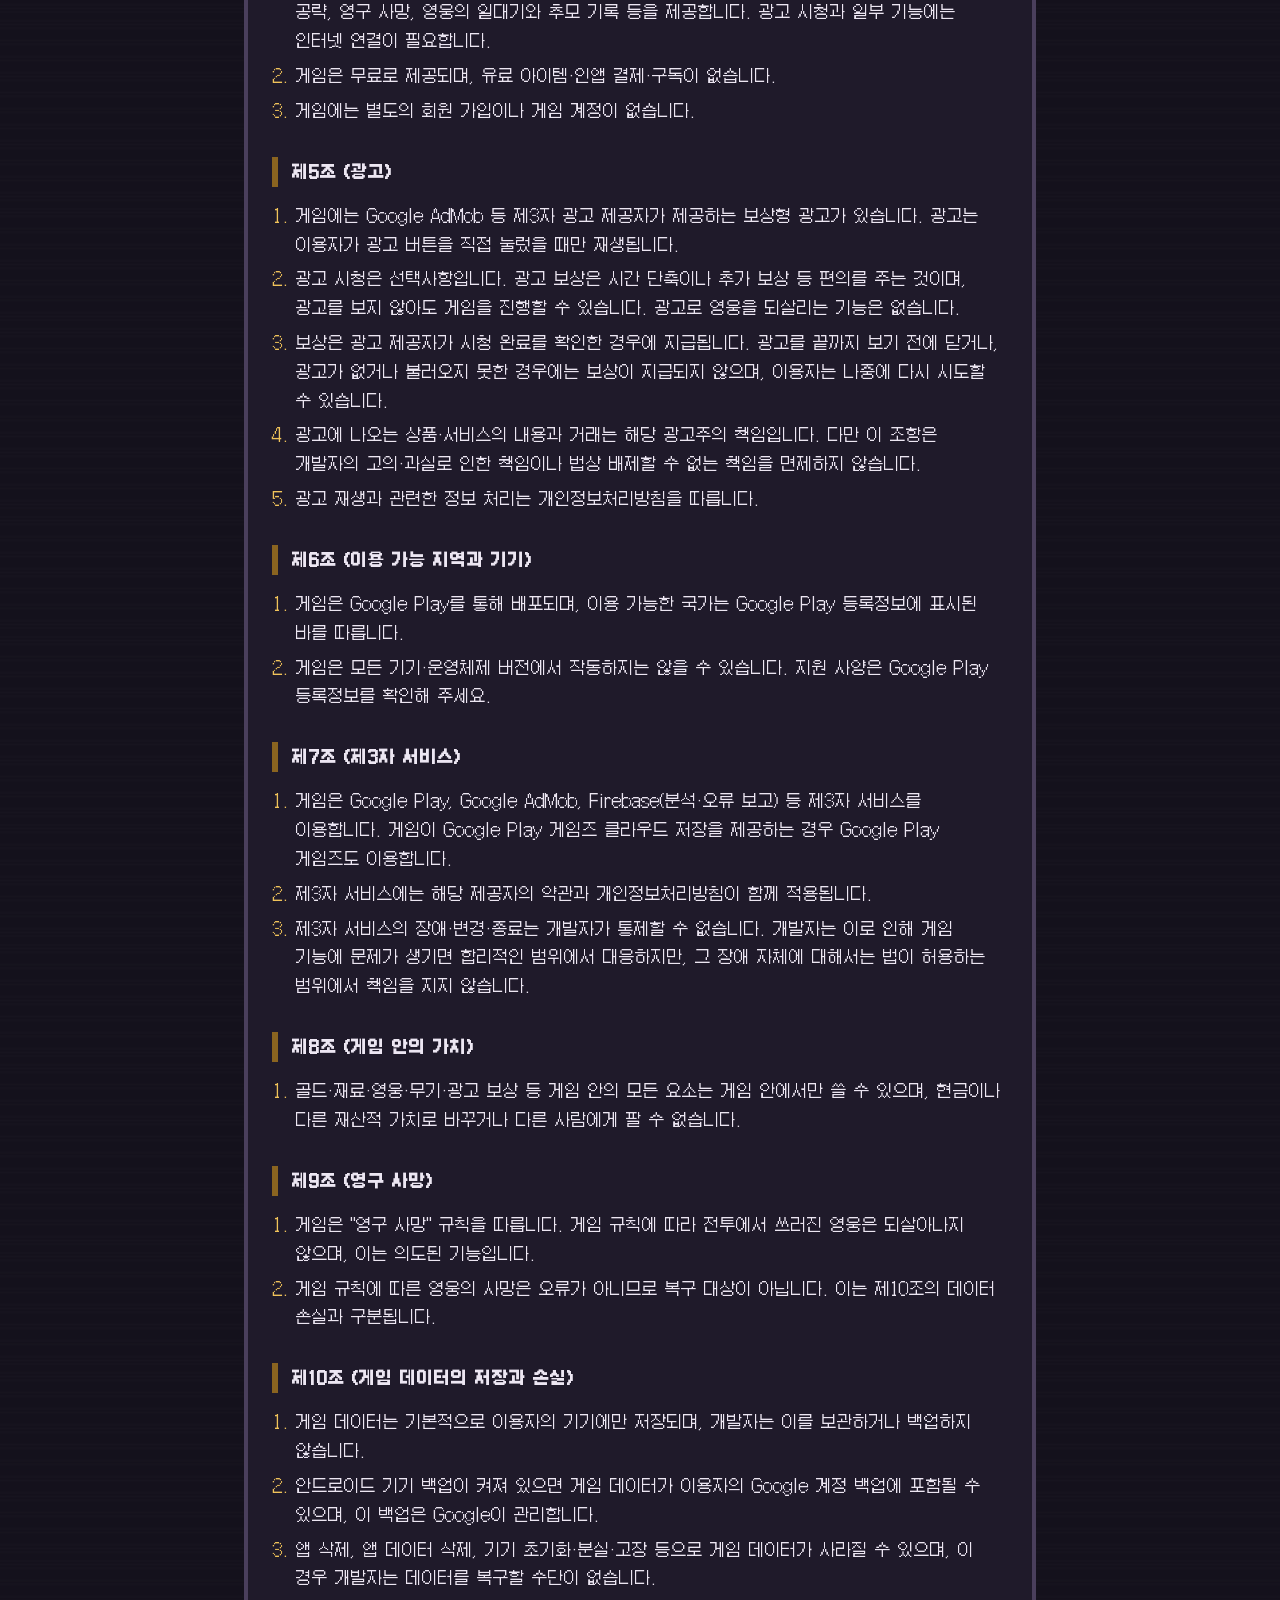
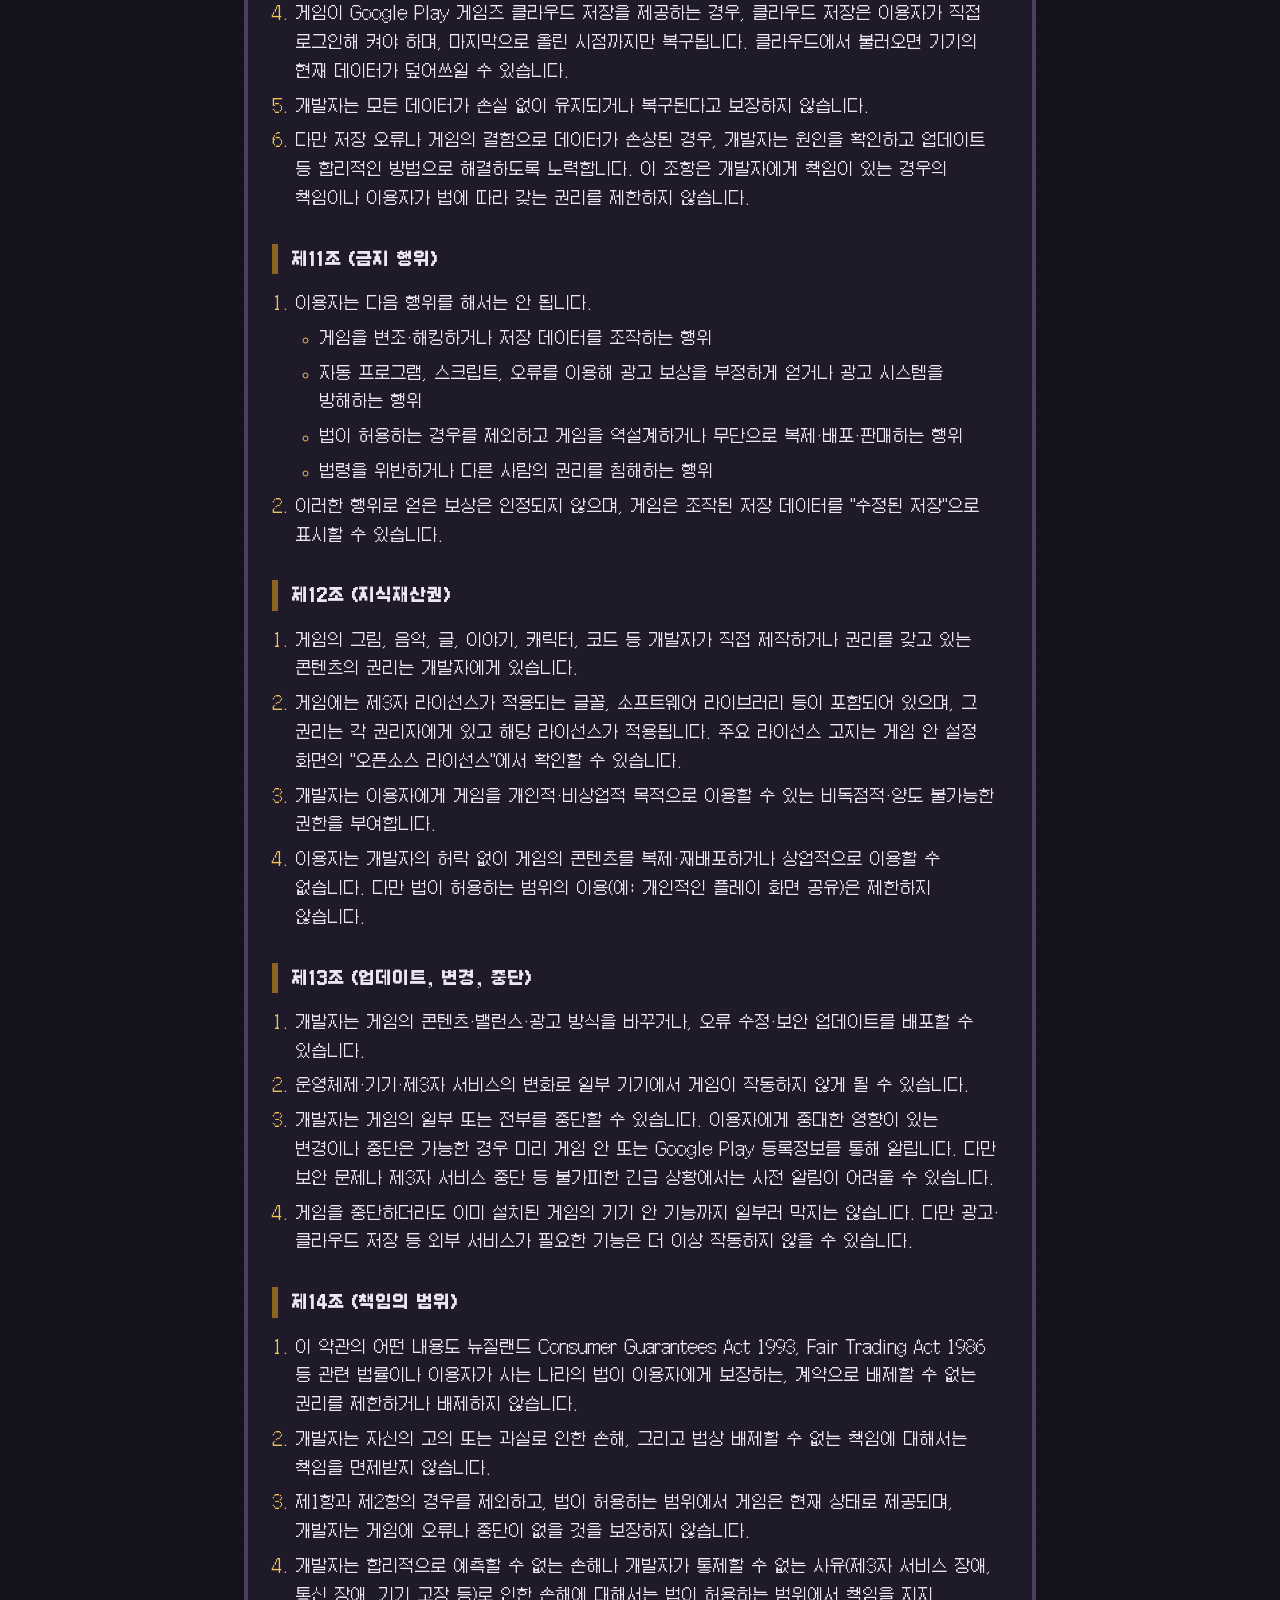
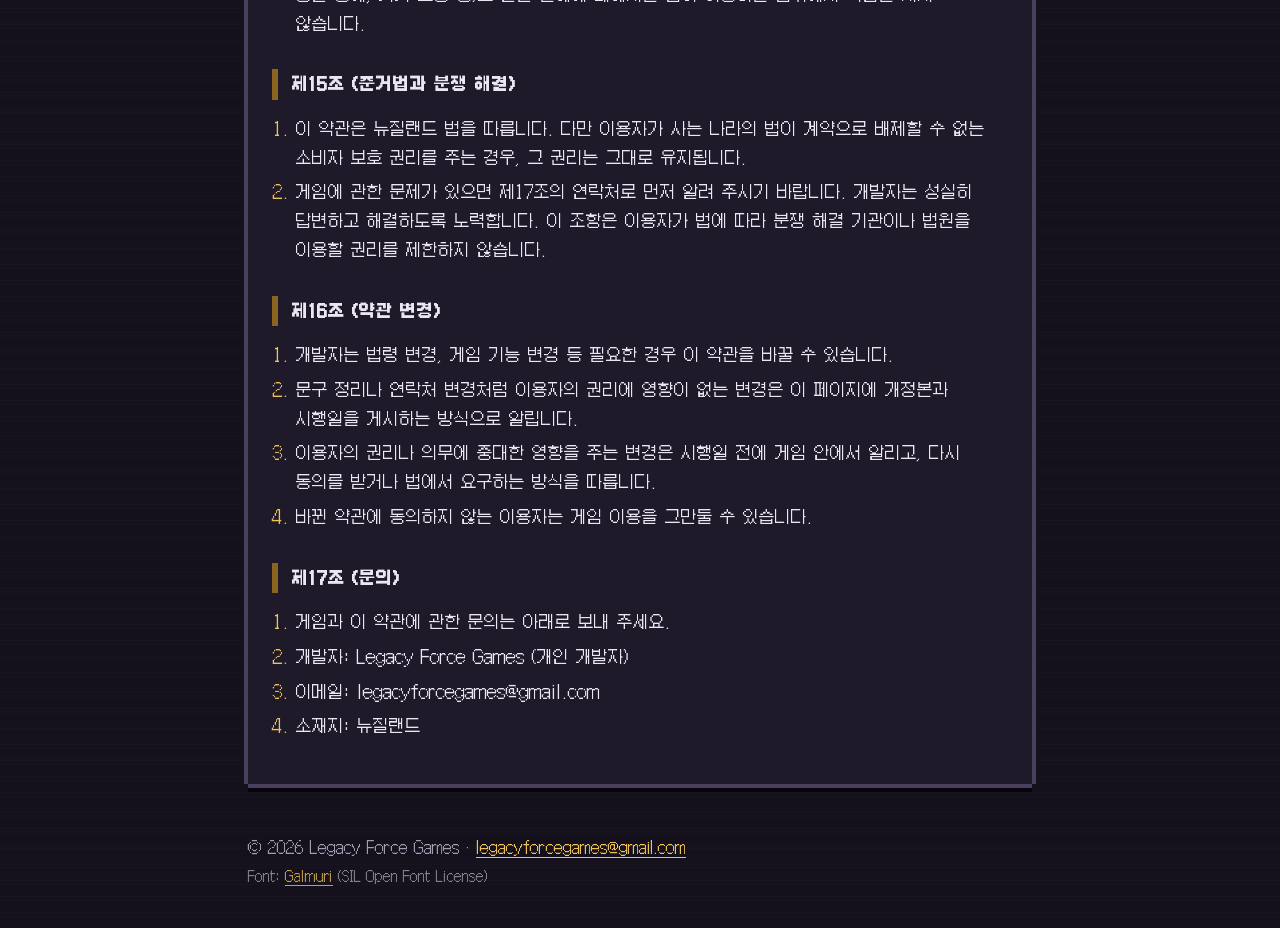
<file: names-on-the-tower/terms/index.html>
<!doctype html>
<html lang="en">
<head>
<meta charset="utf-8">
<meta name="viewport" content="width=device-width, initial-scale=1, viewport-fit=cover">
<title>Terms of Service — Names on the Tower</title>
<meta name="description" content="Terms of Service for Names on the Tower">
<link rel="icon" href="/assets/icon.png">
<link rel="stylesheet" href="/assets/site.css?v=2">
</head>
<body class="terms">
<header class="top"><a class="brand" href="/"><img src="/assets/icon.png" alt="" width="32" height="32">Legacy Force Games</a>
<nav><a href="/names-on-the-tower/odds/">Odds</a><a href="/names-on-the-tower/privacy/">Privacy</a><a href="/names-on-the-tower/terms/">Terms</a></nav></header>
<main>
<h1>Names on the Tower<br><span>Terms of Service · 이용약관</span></h1>
<nav class="lang"><a class="btn" href="#en">English</a><a class="btn" href="#ko">한국어</a></nav>
<article id="en" lang="en" class="panel">
<h2>Terms of Service (English)</h2>
<p class="meta">Version: 2026-12-01 · Effective date: 2026-12-01</p>
<section id="c1"><h3>1. Purpose and application</h3><ol>
<li>These Terms set out the conditions for using the mobile game "Names on the Tower" (the "Game"), provided by Legacy Force Games ("we", "us", "our").</li>
<li>When you first launch the Game, you will be asked to agree to these Terms on the consent screen before you can play. If you do not agree, you cannot use the Game. You can stop using the Game at any time by uninstalling it.</li>
</ol></section>
<section id="c2"><h3>2. Relationship with other documents</h3><ol>
<li>How we collect, use and share personal information is described in our separate <a href="/names-on-the-tower/privacy/">Privacy Policy</a>, not in these Terms.</li>
<li>These Terms are provided in Korean and English. Both versions are intended to say the same thing. If they are interpreted differently, the Korean version prevails, but it will not be interpreted to your disadvantage.</li>
</ol></section>
<section id="c3"><h3>3. Eligibility and age</h3><ol>
<li>The age requirement for the Game follows its content rating on Google Play. The Game contains dark fantasy themes, including combat and death.</li>
<li>The Game is not directed primarily at children. If you are a minor under the laws of your country of residence, you should use the Game only if your parent or guardian has read and agreed to these Terms and the Privacy Policy with you.</li>
</ol></section>
<section id="c4"><h3>4. The Game</h3><ol>
<li>The Game is a single-player game that can largely be played offline. It includes hero recruitment and training, automatic battles, tower climbing, permadeath, and hero chronicles and memorials. Watching ads and some other features require an internet connection.</li>
<li>The Game is free. It has no paid items, in-app purchases or subscriptions.</li>
<li>The Game has no user registration or game accounts.</li>
</ol></section>
<section id="c5"><h3>5. Advertising</h3><ol>
<li>The Game shows rewarded ads provided by third-party ad providers such as Google AdMob. An ad plays only when you choose to tap an ad button.</li>
<li>Watching ads is optional. Ad rewards offer conveniences such as shorter waiting times or extra rewards, and you can progress in the Game without watching ads. There is no option to revive heroes by watching an ad.</li>
<li>A reward is given only when the ad provider confirms that the ad was completed. If you close an ad before it finishes, or if no ad is available or an ad fails to load, no reward is given, and you may try again later.</li>
<li>The advertiser is responsible for the content of its ads and for any products or services offered in them. This clause does not exclude our liability for our own intentional misconduct or negligence, or any liability that cannot be excluded by law.</li>
<li>The handling of information related to ads is described in the Privacy Policy.</li>
</ol></section>
<section id="c6"><h3>6. Availability and devices</h3><ol>
<li>The Game is distributed through Google Play. The countries where it is available are as shown on its Google Play listing.</li>
<li>The Game may not work on every device or operating system version. Please check the Google Play listing for supported devices.</li>
</ol></section>
<section id="c7"><h3>7. Third-party services</h3><ol>
<li>The Game uses third-party services, including Google Play, Google AdMob and Firebase (analytics and crash reporting). Where the Game offers Google Play Games cloud save, it also uses Google Play Games.</li>
<li>Those services are also subject to their providers&#x27; own terms and privacy policies.</li>
<li>Outages, changes or discontinuation of third-party services are outside our control. If they affect the Game, we will respond within reason, but to the extent permitted by law we are not responsible for the outage itself.</li>
</ol></section>
<section id="c8"><h3>8. In-game value</h3><ol>
<li>Gold, materials, heroes, weapons, ad rewards and all other in-game items can be used only within the Game. They have no cash or other monetary value and cannot be exchanged or sold to others.</li>
</ol></section>
<section id="c9"><h3>9. Permadeath</h3><ol>
<li>The Game uses permadeath. Heroes who fall in battle under the Game&#x27;s rules do not come back. This is an intended feature.</li>
<li>A hero&#x27;s death under the Game&#x27;s rules is not an error and will not be restored. It is separate from data loss under section 10.</li>
</ol></section>
<section id="c10"><h3>10. Saving and loss of game data</h3><ol>
<li>Game data is saved only on your device by default. We do not store or back it up.</li>
<li>If Android device backup is turned on, game data may be included in your Google account backup, which is managed by Google.</li>
<li>Game data may be lost if you uninstall the app, clear its data, or reset, lose or damage your device. In that case we have no way to recover it.</li>
<li>Where the Game offers Google Play Games cloud save, you must sign in and turn it on yourself, and only progress up to the last upload can be restored. Loading from the cloud may overwrite the data currently on your device.</li>
<li>We do not guarantee that all data will be kept or recovered without loss.</li>
<li>However, if data is damaged by a save error or a defect in the Game, we will investigate and make reasonable efforts to fix the problem, such as through an update. This section does not limit our liability where we are at fault, or any rights you have under the law.</li>
</ol></section>
<section id="c11"><h3>11. Prohibited conduct</h3><ol>
<li>You must not:<ul>
<li>modify or hack the Game, or tamper with save data;</li>
<li>use bots, scripts or bugs to obtain ad rewards unfairly or interfere with the ad system;</li>
<li>reverse engineer the Game, or copy, distribute or sell it without permission, except as permitted by law; or</li>
<li>break the law or infringe the rights of others.</li>
</ul></li><li>Rewards obtained through such conduct are not valid, and the Game may mark tampered save data as a "modified save".</li>
</ol></section>
<section id="c12"><h3>12. Intellectual property</h3><ol>
<li>We own the rights to the content we created or hold rights to, including the Game&#x27;s art, music, text, story, characters and code.</li>
<li>The Game also includes fonts, software libraries and other materials licensed from third parties. Their rights belong to their respective owners and their licences apply. Key licence notices are available at "Open-source licences" in the Game&#x27;s Settings screen.</li>
<li>We grant you a non-exclusive, non-transferable right to use the Game for personal, non-commercial purposes.</li>
<li>You may not copy, redistribute or commercially use the Game&#x27;s content without our permission. This does not restrict uses permitted by law, such as sharing screenshots of your own play.</li>
</ol></section>
<section id="c13"><h3>13. Updates, changes and discontinuation</h3><ol>
<li>We may change the Game&#x27;s content, balance or ads, and release bug fixes and security updates.</li>
<li>Changes to operating systems, devices or third-party services may cause the Game to stop working on some devices.</li>
<li>We may discontinue part or all of the Game. Where possible, we will give advance notice of changes or discontinuation that significantly affect you, in the Game or on its Google Play listing. In unavoidable emergencies, such as a security issue or a third-party service shutdown, advance notice may not be possible.</li>
<li>If we discontinue the Game, we will not deliberately disable the on-device features of copies already installed. Features that depend on external services, such as ads or cloud save, may stop working.</li>
</ol></section>
<section id="c14"><h3>14. Liability</h3><ol>
<li>Nothing in these Terms limits or excludes any rights you have that cannot be excluded by contract, including under New Zealand&#x27;s Consumer Guarantees Act 1993 and Fair Trading Act 1986, or the laws of your country of residence.</li>
<li>We do not exclude liability for loss caused by our intentional misconduct or negligence, or any liability that cannot be excluded by law.</li>
<li>Except as set out in subsections 1 and 2, and to the extent permitted by law, the Game is provided as is, and we do not promise that it will be free of errors or interruptions.</li>
<li>To the extent permitted by law, we are not liable for loss that could not reasonably have been foreseen, or for loss caused by events outside our control, such as third-party service outages, network failures or device faults.</li>
</ol></section>
<section id="c15"><h3>15. Governing law and disputes</h3><ol>
<li>These Terms are governed by the laws of New Zealand. However, if the laws of your country of residence give you consumer protection rights that cannot be excluded by contract, those rights still apply.</li>
<li>If you have a problem with the Game, please contact us first using the details in section 17. We will respond in good faith and try to resolve it. This does not limit your right to use dispute resolution bodies or courts under the law.</li>
</ol></section>
<section id="c16"><h3>16. Changes to these Terms</h3><ol>
<li>We may change these Terms when needed, for example because of changes in the law or in the Game&#x27;s features.</li>
<li>For changes that do not affect your rights, such as wording or contact details, we will post the revised Terms and their effective date on this page.</li>
<li>For changes that significantly affect your rights or obligations, we will notify you in the Game before the effective date and ask for your agreement again, or follow any other method the law requires.</li>
<li>If you do not agree to the revised Terms, you may stop using the Game.</li>
</ol></section>
<section id="c17"><h3>17. Contact</h3><ol>
<li>For questions about the Game or these Terms, please contact us:</li>
<li>Developer: Legacy Force Games (independent developer)</li>
<li>Email: legacyforcegames@gmail.com</li>
<li>Location: New Zealand</li>
</ol></section>
</article>
<article id="ko" lang="ko" class="panel">
<h2>이용약관 (한국어)</h2>
<p class="meta">약관 판: 2026-12-01 · 시행일: 2026-12-01</p>
<section id="c1"><h3>제1조 (목적과 적용)</h3><ol>
<li>이 약관은 Legacy Force Games(이하 "개발자")가 제공하는 모바일 게임 "탑에 새긴 이름(Names on the Tower)"(이하 "게임")을 이용하는 조건을 정합니다.</li>
<li>이용자는 게임을 처음 실행할 때 표시되는 동의 화면에서 이 약관에 동의한 후 게임을 이용할 수 있습니다. 동의하지 않는 경우 게임을 이용할 수 없으며, 언제든 게임을 삭제하여 이용을 그만둘 수 있습니다.</li>
</ol></section>
<section id="c2"><h3>제2조 (다른 문서와의 관계)</h3><ol>
<li>개인정보의 수집·이용·제공에 관한 사항은 이 약관과 별도인 <a href="/names-on-the-tower/privacy/">개인정보처리방침</a>에서 정합니다.</li>
<li>이 약관은 한국어와 영어로 제공됩니다. 두 버전은 같은 내용을 담도록 작성되었으며, 내용이 다르게 해석되는 경우 한국어 버전을 기준으로 하되, 이용자에게 불리하게 해석하지 않습니다.</li>
</ol></section>
<section id="c3"><h3>제3조 (이용 자격과 연령)</h3><ol>
<li>게임의 이용 연령은 Google Play에 표시된 콘텐츠 등급을 따릅니다. 게임에는 전투와 죽음을 다루는 다크 판타지 표현이 있습니다.</li>
<li>게임은 어린이를 주된 대상으로 하지 않습니다. 거주 국가의 법에 따라 미성년자인 이용자는 부모 또는 보호자가 이 약관과 개인정보처리방침을 함께 읽고 동의한 경우에만 게임을 이용해야 합니다.</li>
</ol></section>
<section id="c4"><h3>제4조 (서비스 내용)</h3><ol>
<li>게임은 인터넷 연결 없이도 즐길 수 있는 싱글플레이 게임으로, 영웅 모집·육성, 자동 전투, 탑 공략, 영구 사망, 영웅의 일대기와 추모 기록 등을 제공합니다. 광고 시청과 일부 기능에는 인터넷 연결이 필요합니다.</li>
<li>게임은 무료로 제공되며, 유료 아이템·인앱 결제·구독이 없습니다.</li>
<li>게임에는 별도의 회원 가입이나 게임 계정이 없습니다.</li>
</ol></section>
<section id="c5"><h3>제5조 (광고)</h3><ol>
<li>게임에는 Google AdMob 등 제3자 광고 제공자가 제공하는 보상형 광고가 있습니다. 광고는 이용자가 광고 버튼을 직접 눌렀을 때만 재생됩니다.</li>
<li>광고 시청은 선택사항입니다. 광고 보상은 시간 단축이나 추가 보상 등 편의를 주는 것이며, 광고를 보지 않아도 게임을 진행할 수 있습니다. 광고로 영웅을 되살리는 기능은 없습니다.</li>
<li>보상은 광고 제공자가 시청 완료를 확인한 경우에 지급됩니다. 광고를 끝까지 보기 전에 닫거나, 광고가 없거나 불러오지 못한 경우에는 보상이 지급되지 않으며, 이용자는 나중에 다시 시도할 수 있습니다.</li>
<li>광고에 나오는 상품·서비스의 내용과 거래는 해당 광고주의 책임입니다. 다만 이 조항은 개발자의 고의·과실로 인한 책임이나 법상 배제할 수 없는 책임을 면제하지 않습니다.</li>
<li>광고 재생과 관련한 정보 처리는 개인정보처리방침을 따릅니다.</li>
</ol></section>
<section id="c6"><h3>제6조 (이용 가능 지역과 기기)</h3><ol>
<li>게임은 Google Play를 통해 배포되며, 이용 가능한 국가는 Google Play 등록정보에 표시된 바를 따릅니다.</li>
<li>게임은 모든 기기·운영체제 버전에서 작동하지는 않을 수 있습니다. 지원 사양은 Google Play 등록정보를 확인해 주세요.</li>
</ol></section>
<section id="c7"><h3>제7조 (제3자 서비스)</h3><ol>
<li>게임은 Google Play, Google AdMob, Firebase(분석·오류 보고) 등 제3자 서비스를 이용합니다. 게임이 Google Play 게임즈 클라우드 저장을 제공하는 경우 Google Play 게임즈도 이용합니다.</li>
<li>제3자 서비스에는 해당 제공자의 약관과 개인정보처리방침이 함께 적용됩니다.</li>
<li>제3자 서비스의 장애·변경·종료는 개발자가 통제할 수 없습니다. 개발자는 이로 인해 게임 기능에 문제가 생기면 합리적인 범위에서 대응하지만, 그 장애 자체에 대해서는 법이 허용하는 범위에서 책임을 지지 않습니다.</li>
</ol></section>
<section id="c8"><h3>제8조 (게임 안의 가치)</h3><ol>
<li>골드·재료·영웅·무기·광고 보상 등 게임 안의 모든 요소는 게임 안에서만 쓸 수 있으며, 현금이나 다른 재산적 가치로 바꾸거나 다른 사람에게 팔 수 없습니다.</li>
</ol></section>
<section id="c9"><h3>제9조 (영구 사망)</h3><ol>
<li>게임은 "영구 사망" 규칙을 따릅니다. 게임 규칙에 따라 전투에서 쓰러진 영웅은 되살아나지 않으며, 이는 의도된 기능입니다.</li>
<li>게임 규칙에 따른 영웅의 사망은 오류가 아니므로 복구 대상이 아닙니다. 이는 제10조의 데이터 손실과 구분됩니다.</li>
</ol></section>
<section id="c10"><h3>제10조 (게임 데이터의 저장과 손실)</h3><ol>
<li>게임 데이터는 기본적으로 이용자의 기기에만 저장되며, 개발자는 이를 보관하거나 백업하지 않습니다.</li>
<li>안드로이드 기기 백업이 켜져 있으면 게임 데이터가 이용자의 Google 계정 백업에 포함될 수 있으며, 이 백업은 Google이 관리합니다.</li>
<li>앱 삭제, 앱 데이터 삭제, 기기 초기화·분실·고장 등으로 게임 데이터가 사라질 수 있으며, 이 경우 개발자는 데이터를 복구할 수단이 없습니다.</li>
<li>게임이 Google Play 게임즈 클라우드 저장을 제공하는 경우, 클라우드 저장은 이용자가 직접 로그인해 켜야 하며, 마지막으로 올린 시점까지만 복구됩니다. 클라우드에서 불러오면 기기의 현재 데이터가 덮어쓰일 수 있습니다.</li>
<li>개발자는 모든 데이터가 손실 없이 유지되거나 복구된다고 보장하지 않습니다.</li>
<li>다만 저장 오류나 게임의 결함으로 데이터가 손상된 경우, 개발자는 원인을 확인하고 업데이트 등 합리적인 방법으로 해결하도록 노력합니다. 이 조항은 개발자에게 책임이 있는 경우의 책임이나 이용자가 법에 따라 갖는 권리를 제한하지 않습니다.</li>
</ol></section>
<section id="c11"><h3>제11조 (금지 행위)</h3><ol>
<li>이용자는 다음 행위를 해서는 안 됩니다.<ul>
<li>게임을 변조·해킹하거나 저장 데이터를 조작하는 행위</li>
<li>자동 프로그램, 스크립트, 오류를 이용해 광고 보상을 부정하게 얻거나 광고 시스템을 방해하는 행위</li>
<li>법이 허용하는 경우를 제외하고 게임을 역설계하거나 무단으로 복제·배포·판매하는 행위</li>
<li>법령을 위반하거나 다른 사람의 권리를 침해하는 행위</li>
</ul></li><li>이러한 행위로 얻은 보상은 인정되지 않으며, 게임은 조작된 저장 데이터를 "수정된 저장"으로 표시할 수 있습니다.</li>
</ol></section>
<section id="c12"><h3>제12조 (지식재산권)</h3><ol>
<li>게임의 그림, 음악, 글, 이야기, 캐릭터, 코드 등 개발자가 직접 제작하거나 권리를 갖고 있는 콘텐츠의 권리는 개발자에게 있습니다.</li>
<li>게임에는 제3자 라이선스가 적용되는 글꼴, 소프트웨어 라이브러리 등이 포함되어 있으며, 그 권리는 각 권리자에게 있고 해당 라이선스가 적용됩니다. 주요 라이선스 고지는 게임 안 설정 화면의 "오픈소스 라이선스"에서 확인할 수 있습니다.</li>
<li>개발자는 이용자에게 게임을 개인적·비상업적 목적으로 이용할 수 있는 비독점적·양도 불가능한 권한을 부여합니다.</li>
<li>이용자는 개발자의 허락 없이 게임의 콘텐츠를 복제·재배포하거나 상업적으로 이용할 수 없습니다. 다만 법이 허용하는 범위의 이용(예: 개인적인 플레이 화면 공유)은 제한하지 않습니다.</li>
</ol></section>
<section id="c13"><h3>제13조 (업데이트, 변경, 중단)</h3><ol>
<li>개발자는 게임의 콘텐츠·밸런스·광고 방식을 바꾸거나, 오류 수정·보안 업데이트를 배포할 수 있습니다.</li>
<li>운영체제·기기·제3자 서비스의 변화로 일부 기기에서 게임이 작동하지 않게 될 수 있습니다.</li>
<li>개발자는 게임의 일부 또는 전부를 중단할 수 있습니다. 이용자에게 중대한 영향이 있는 변경이나 중단은 가능한 경우 미리 게임 안 또는 Google Play 등록정보를 통해 알립니다. 다만 보안 문제나 제3자 서비스 중단 등 불가피한 긴급 상황에서는 사전 알림이 어려울 수 있습니다.</li>
<li>게임을 중단하더라도 이미 설치된 게임의 기기 안 기능까지 일부러 막지는 않습니다. 다만 광고·클라우드 저장 등 외부 서비스가 필요한 기능은 더 이상 작동하지 않을 수 있습니다.</li>
</ol></section>
<section id="c14"><h3>제14조 (책임의 범위)</h3><ol>
<li>이 약관의 어떤 내용도 뉴질랜드 Consumer Guarantees Act 1993, Fair Trading Act 1986 등 관련 법률이나 이용자가 사는 나라의 법이 이용자에게 보장하는, 계약으로 배제할 수 없는 권리를 제한하거나 배제하지 않습니다.</li>
<li>개발자는 자신의 고의 또는 과실로 인한 손해, 그리고 법상 배제할 수 없는 책임에 대해서는 책임을 면제받지 않습니다.</li>
<li>제1항과 제2항의 경우를 제외하고, 법이 허용하는 범위에서 게임은 현재 상태로 제공되며, 개발자는 게임에 오류나 중단이 없을 것을 보장하지 않습니다.</li>
<li>개발자는 합리적으로 예측할 수 없는 손해나 개발자가 통제할 수 없는 사유(제3자 서비스 장애, 통신 장애, 기기 고장 등)로 인한 손해에 대해서는 법이 허용하는 범위에서 책임을 지지 않습니다.</li>
</ol></section>
<section id="c15"><h3>제15조 (준거법과 분쟁 해결)</h3><ol>
<li>이 약관은 뉴질랜드 법을 따릅니다. 다만 이용자가 사는 나라의 법이 계약으로 배제할 수 없는 소비자 보호 권리를 주는 경우, 그 권리는 그대로 유지됩니다.</li>
<li>게임에 관한 문제가 있으면 제17조의 연락처로 먼저 알려 주시기 바랍니다. 개발자는 성실히 답변하고 해결하도록 노력합니다. 이 조항은 이용자가 법에 따라 분쟁 해결 기관이나 법원을 이용할 권리를 제한하지 않습니다.</li>
</ol></section>
<section id="c16"><h3>제16조 (약관 변경)</h3><ol>
<li>개발자는 법령 변경, 게임 기능 변경 등 필요한 경우 이 약관을 바꿀 수 있습니다.</li>
<li>문구 정리나 연락처 변경처럼 이용자의 권리에 영향이 없는 변경은 이 페이지에 개정본과 시행일을 게시하는 방식으로 알립니다.</li>
<li>이용자의 권리나 의무에 중대한 영향을 주는 변경은 시행일 전에 게임 안에서 알리고, 다시 동의를 받거나 법에서 요구하는 방식을 따릅니다.</li>
<li>바뀐 약관에 동의하지 않는 이용자는 게임 이용을 그만둘 수 있습니다.</li>
</ol></section>
<section id="c17"><h3>제17조 (문의)</h3><ol>
<li>게임과 이 약관에 관한 문의는 아래로 보내 주세요.</li>
<li>개발자: Legacy Force Games (개인 개발자)</li>
<li>이메일: legacyforcegames@gmail.com</li>
<li>소재지: 뉴질랜드</li>
</ol></section>
</article>
</main>
<footer><p>© 2026 Legacy Force Games · <a href="mailto:legacyforcegames@gmail.com">legacyforcegames@gmail.com</a></p>
<p class="fine">Font: <a href="https://github.com/quiple/galmuri">Galmuri</a> (SIL Open Font License)</p></footer>
</body>
</html>
</file>
<file: assets/site.css>
@font-face { font-family: "Galmuri11"; src: url("/assets/fonts/Galmuri11.woff2") format("woff2"); font-weight: 400; font-display: swap; }
@font-face { font-family: "Galmuri11"; src: url("/assets/fonts/Galmuri11-Bold.woff2") format("woff2"); font-weight: 700; font-display: swap; }

/* 게임과 같은 어두운 도트 팔레트 (한 가지 모습으로 고정) */
:root {
  color-scheme: dark;
  --bg: #14111c;
  --bg2: #0b0910;
  --panel: #1f1a2a;
  --panel-hi: #2b2438;
  --edge: #4a3f5c;
  --edge-dark: #08060c;
  --fg: #ece6f2;
  --dim: #a59cb2;
  --gold: #f0c35a;
  --gold-dark: #8a6420;
  --red: #c85a4a;
}
* { box-sizing: border-box; }
html { background: var(--bg2); }
body {
  margin: 0;
  background:
    linear-gradient(var(--bg2), transparent 320px),
    repeating-linear-gradient(0deg, transparent 0 3px, rgba(255,255,255,0.012) 3px 4px),
    var(--bg);
  color: var(--fg);
  font: 16px/1.8 "Galmuri11", "Apple SD Gothic Neo", "Noto Sans KR", monospace;
  -webkit-font-smoothing: none;
  font-smooth: never;
  word-break: keep-all;
  overflow-wrap: anywhere;
}
img { image-rendering: pixelated; max-width: 100%; }
a { color: var(--gold); text-underline-offset: 3px; }
a:hover { color: #fff2c0; }

/* 도트 테두리: 모서리를 깎은 계단 모양 */
.panel, .btn, .top, .table table {
  box-shadow:
    0 -4px 0 0 var(--edge), 0 4px 0 0 var(--edge),
    -4px 0 0 0 var(--edge), 4px 0 0 0 var(--edge),
    0 8px 0 0 var(--edge-dark);
}

.top, main, footer {
  max-width: 820px;
  margin: 0 auto;
  padding-left: max(18px, env(safe-area-inset-left, 0px));
  padding-right: max(18px, env(safe-area-inset-right, 0px));
}
.top {
  margin-top: 20px;
  padding-block: 10px;
  display: flex; align-items: center; justify-content: space-between; gap: 12px; flex-wrap: wrap;
  background: var(--panel);
  width: calc(100% - 40px);
}
.brand { display: flex; align-items: center; gap: 10px; color: var(--fg); text-decoration: none; font-weight: 700; }
.brand img { width: 32px; height: 32px; }
.top nav { display: flex; gap: 16px; }
.top nav a { color: var(--dim); text-decoration: none; }
.top nav a:hover { color: var(--gold); }

main { padding-block: 36px 40px; display: grid; gap: 36px; }
main > * { min-width: 0; }

h1 { font-size: 2rem; line-height: 1.3; margin: 0; color: var(--gold); text-shadow: 3px 3px 0 var(--gold-dark), 6px 6px 0 var(--edge-dark); text-wrap: balance; }
h1 span { display: block; font-size: 0.55em; color: var(--fg); text-shadow: 2px 2px 0 var(--edge-dark); margin-top: 6px; }
h2 { font-size: 1.3rem; margin: 0 0 6px; color: var(--gold); }
h3 { font-size: 1.05rem; margin: 30px 0 8px; padding-left: 14px; border-left: 6px solid var(--gold-dark); }
.meta { color: var(--dim); margin: 0 0 8px; }
.kicker { color: var(--red); letter-spacing: 0.08em; text-transform: uppercase; font-size: 0.85rem; margin: 0 0 6px; }

.panel { background: var(--panel); padding: 22px 24px 26px; }
.panel > :first-child { margin-top: 0; }

.btn {
  display: inline-flex; flex-direction: column; align-items: center; justify-content: center;
  padding: 8px 18px; background: var(--panel-hi); color: var(--fg);
  text-decoration: none; font-weight: 700; line-height: 1.3;
  transition: transform 80ms steps(2);
}
.btn small { font-weight: 400; color: var(--dim); font-size: 0.8rem; margin-top: 2px; }
.btn:hover { background: #3a3050; color: var(--gold); transform: translateY(-2px); }
.btn:active { transform: translateY(2px); box-shadow: 0 -4px 0 0 var(--edge), 0 4px 0 0 var(--edge), -4px 0 0 0 var(--edge), 4px 0 0 0 var(--edge); }
.lang { display: flex; gap: 18px; flex-wrap: wrap; margin-top: -10px; }

/* 첫 화면 */
.hero { display: grid; grid-template-columns: minmax(0, 300px) minmax(0, 1fr); gap: 32px; align-items: center; }
.hero .art { width: 100%; height: auto; box-shadow: 0 0 0 4px var(--edge), 8px 8px 0 4px var(--edge-dark); }
.hero-text { display: grid; gap: 12px; min-width: 0; }
.hero-text p { margin: 0; }
.hero-text p[lang="ko"] { color: var(--dim); }
.actions { display: flex; flex-wrap: wrap; gap: 20px 18px; margin-top: 14px; }
.btn.big { min-width: 170px; padding: 12px 18px; }
.about p { margin: 4px 0; }
@media (max-width: 640px) {
  .hero { grid-template-columns: 1fr; }
  .hero .art { max-width: 280px; margin: 0 auto; }
  .btn.big { flex: 1 1 100%; }
  h1 { font-size: 1.6rem; }
}

ol, ul { padding-left: 1.5em; }
li { margin: 6px 0; }
li::marker { color: var(--gold); }
li > ul { margin-top: 4px; }
.table { overflow-x: auto; margin: 14px 4px 18px; padding: 4px; }
table { border-collapse: collapse; width: 100%; min-width: 600px; font-size: 0.92rem; background: var(--bg2); }
th, td { overflow-wrap: normal; word-break: keep-all; border: 2px solid var(--edge); padding: 8px 10px; text-align: left; vertical-align: top; }
th { background: var(--panel-hi); color: var(--gold); }

footer { padding-block: 8px 36px; color: var(--dim); font-size: 0.88rem; }
footer p { margin: 4px 0; }
.fine { font-size: 0.8rem; opacity: 0.8; }
</file>
